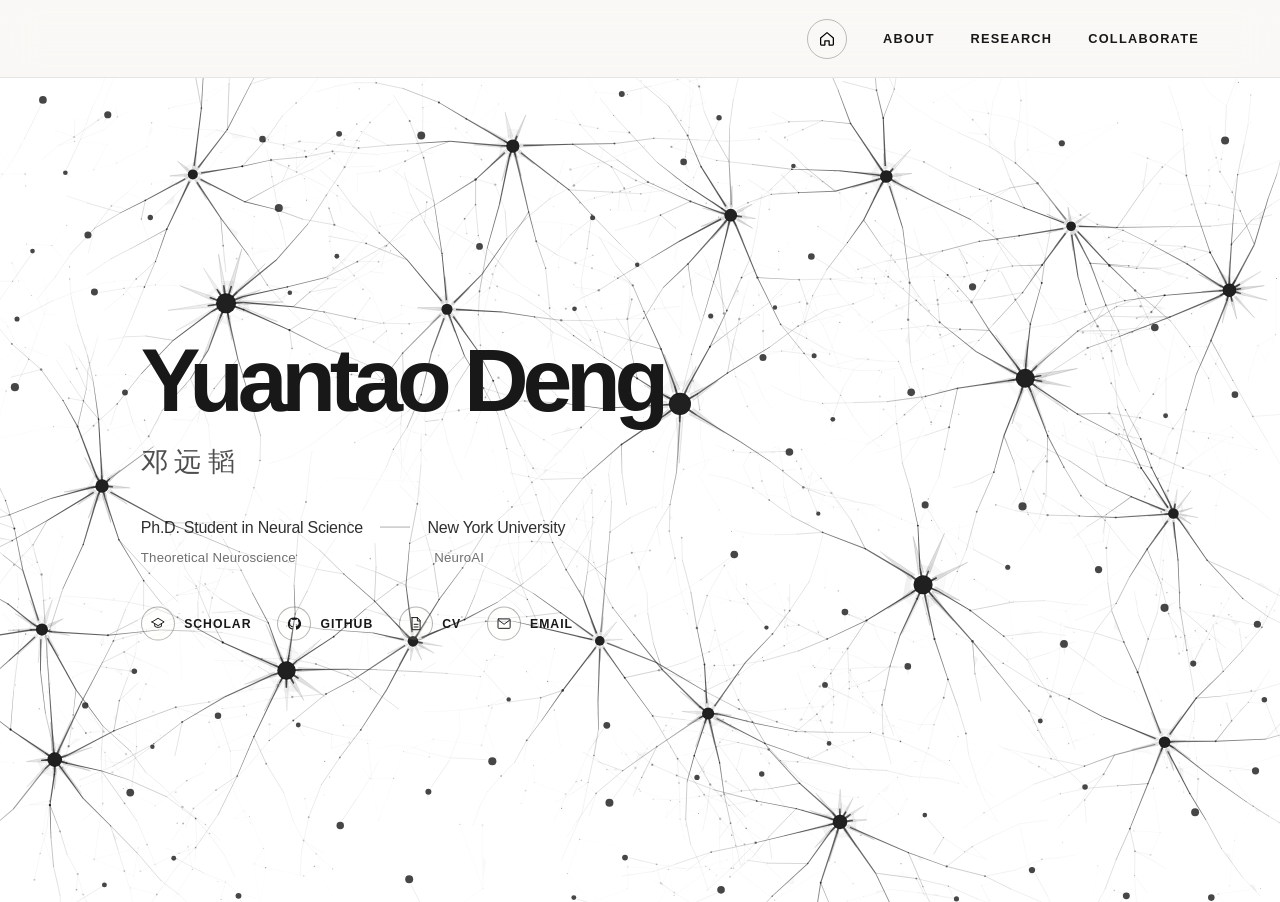
<file: docs/index.html>
<!DOCTYPE html>
<html xmlns="http://www.w3.org/1999/xhtml" lang="en" xml:lang="en"><head>

<meta charset="utf-8">
<meta name="generator" content="quarto-1.10.18">

<meta name="viewport" content="width=device-width, initial-scale=1.0, user-scalable=yes">

<meta name="description" content="The personal website of Yuantao Deng.">

<title>Yuantao Deng</title>
<style>
/* Default styles provided by pandoc.
** See https://pandoc.org/MANUAL.html#variables-for-html for config info.
*/
span.smallcaps{font-variant: small-caps;}
div.columns{display: flex; gap: 1.5em;}
div.column{flex: auto;}
@media screen {
div.columns{gap: min(4vw, 1.5em);}
div.column{overflow-x: auto;}
}
div.hanging-indent{margin-left: 1.5em; text-indent: -1.5em;}
ul.task-list{list-style: none;}
ul.task-list li input[type="checkbox"] {
  width: 0.8em;
  margin: 0 0.8em 0.2em -1em; /* quarto-specific, see https://github.com/quarto-dev/quarto-cli/issues/4556 */ 
  vertical-align: middle;
}
</style>


<script src="site_libs/quarto-nav/quarto-nav.js"></script>
<script src="site_libs/clipboard/clipboard.min.js"></script>
<script src="site_libs/quarto-html/quarto.js" type="module"></script>
<script src="site_libs/quarto-html/tabsets/tabsets.js" type="module"></script>
<script src="site_libs/quarto-html/popper.min.js"></script>
<script src="site_libs/quarto-html/tippy.umd.min.js"></script>
<script src="site_libs/quarto-html/anchor.min.js"></script>
<link href="site_libs/quarto-html/tippy.css" rel="stylesheet">
<link href="site_libs/quarto-html/quarto-syntax-highlighting-64a204ab8560d761af7679ceaba22944.css" rel="stylesheet" id="quarto-text-highlighting-styles">
<script src="site_libs/bootstrap/bootstrap.min.js"></script>
<link href="site_libs/bootstrap/bootstrap-icons.css" rel="stylesheet">
<link href="site_libs/bootstrap/bootstrap-172ba59bd5e0b52282274ba0c0cc16fc.min.css" rel="stylesheet" append-hash="true" id="quarto-bootstrap" data-mode="light">
<script id="quarto-search-options" type="application/json">{
  "language": {
    "search-no-results-text": "No results",
    "search-matching-documents-text": "matching documents",
    "search-copy-link-title": "Copy link to search",
    "search-hide-matches-text": "Hide additional matches",
    "search-more-match-text": "more match in this document",
    "search-more-matches-text": "more matches in this document",
    "search-clear-button-title": "Clear",
    "search-text-placeholder": "",
    "search-detached-cancel-button-title": "Cancel",
    "search-submit-button-title": "Submit",
    "search-label": "Search"
  }
}</script>
<style>html{ scroll-behavior: smooth; }</style>
<script defer="" src="https://cloud.umami.is/script.js" data-website-id="06179c90-f84c-49b0-8b2d-92173763c3ce" data-domains="yuantaodeng.github.io" data-do-not-track="true" data-exclude-search="true"></script>


<link rel="stylesheet" href="styles.css">
</head>

<body class="nav-fixed home-page quarto-light">

<div id="quarto-search-results"></div>
  <header id="quarto-header" class="headroom fixed-top">
    <nav class="navbar navbar-expand-lg " data-bs-theme="dark">
      <div class="navbar-container container-fluid">
      <div class="navbar-brand-container mx-auto">
    <a class="navbar-brand" href="./index.html">
    <span class="navbar-title">Home</span>
    </a>
  </div>
          <button class="navbar-toggler" type="button" data-bs-toggle="collapse" data-bs-target="#navbarCollapse" aria-controls="navbarCollapse" role="menu" aria-expanded="false" aria-label="Toggle navigation" onclick="if (window.quartoToggleHeadroom) { window.quartoToggleHeadroom(); }">
  <span class="navbar-toggler-icon"></span>
</button>
          <div class="collapse navbar-collapse" id="navbarCollapse">
            <ul class="navbar-nav navbar-nav-scroll ms-auto">
  <li class="nav-item">
    <a class="nav-link active" href="./index.html" aria-current="page"> <i class="bi bi-house" role="img" aria-label="Home">
</i> 
<span class="menu-text">Yuantao Deng</span></a>
  </li>  
  <li class="nav-item">
    <a class="nav-link" href="./about.html"> 
<span class="menu-text">About</span></a>
  </li>  
  <li class="nav-item">
    <a class="nav-link" href="./projects.html"> 
<span class="menu-text">Research</span></a>
  </li>  
  <li class="nav-item">
    <a class="nav-link" href="./contact.html"> 
<span class="menu-text">Collaborate</span></a>
  </li>  
</ul>
          </div> <!-- /navcollapse -->
            <div class="quarto-navbar-tools">
</div>
      </div> <!-- /container-fluid -->
    </nav>
</header>
<!-- content -->
<div id="quarto-content" class="quarto-container page-columns page-rows-contents page-layout-full page-navbar">
<!-- sidebar -->
<!-- margin-sidebar -->
    
<!-- main -->
<main class="content page-columns page-full column-body" id="quarto-document-content">

<header id="title-block-header" class="quarto-title-block default">
<div class="quarto-title">
<h1 class="title">Yuantao Deng</h1>
</div>

<div>
  <div class="description">
    The personal website of Yuantao Deng.
  </div>
</div>


<div class="quarto-title-meta column-body">

    
  
    
  </div>
  


</header>


<div class="home-stage column-screen">
<canvas id="neural-field" class="neural-field" aria-hidden="true"></canvas>

<div class="neural-vignette" aria-hidden="true"></div>
<div class="home-copy">
<h1 class="home-name">
  <span class="home-name__latin">Yuantao Deng</span>
  <span class="home-name__han" lang="zh-Hans">邓远韬</span>
</h1>

<div class="home-affiliation" aria-label="Academic affiliation">
  <span>Ph.D. Student in Neural Science</span>
  <span class="home-affiliation__divider" aria-hidden="true"></span>
  <span>New York University</span>
</div>

<p class="home-interests">
  <span class="home-interests__primary">Theoretical Neuroscience</span>
  <span class="home-interests__dot" aria-hidden="true">·</span>
  <span class="home-interests__secondary">NeuroAI</span>
</p>

<nav class="home-links" aria-label="Academic links">
  <a class="home-link" href="https://scholar.google.com/citations?user=LLRcPywAAAAJ&amp;hl=en" target="_blank" rel="noopener noreferrer" aria-label="Google Scholar">
    <span class="home-link__icon" aria-hidden="true">
      <svg viewbox="0 0 24 24" role="img">
        <path d="M3 9.5 12 4l9 5.5-9 5.5L3 9.5Z"></path>
        <path d="M7 12.2V16c2.7 2 7.3 2 10 0v-3.8"></path>
      </svg>
    </span>
    <span class="home-link__label">Scholar</span>
  </a>

  <a class="home-link home-link--github" href="https://github.com/YuantaoDeng" target="_blank" rel="noopener noreferrer" aria-label="GitHub">
    <span class="home-link__icon" aria-hidden="true">
      <svg viewbox="0 0 24 24" role="img">
        <path d="M12 2.8a9.3 9.3 0 0 0-2.9 18.1c.5.1.7-.2.7-.5v-1.8c-2.8.6-3.4-1.2-3.4-1.2-.5-1.2-1.1-1.5-1.1-1.5-.9-.6.1-.6.1-.6 1 0 1.6 1.1 1.6 1.1.9 1.6 2.4 1.1 2.9.9.1-.7.4-1.1.7-1.4-2.2-.3-4.6-1.1-4.6-4.9 0-1.1.4-2 1-2.7-.1-.3-.4-1.3.1-2.7 0 0 .8-.3 2.8 1a9.4 9.4 0 0 1 5 0c1.9-1.3 2.8-1 2.8-1 .5 1.4.2 2.4.1 2.7.7.7 1 1.6 1 2.7 0 3.8-2.3 4.6-4.6 4.9.4.3.7 1 .7 1.9v2.7c0 .3.2.6.7.5A9.3 9.3 0 0 0 12 2.8Z"></path>
      </svg>
    </span>
    <span class="home-link__label">GitHub</span>
  </a>

  <a class="home-link" href="assets/CV.pdf" target="_blank" rel="noopener noreferrer" aria-label="Curriculum Vitae">
    <span class="home-link__icon" aria-hidden="true">
      <svg viewbox="0 0 24 24" role="img">
        <path d="M6 3h8l4 4v14H6V3Z"></path>
        <path d="M14 3v5h4"></path>
        <path d="M9 13h6M9 17h6"></path>
      </svg>
    </span>
    <span class="home-link__label">CV</span>
  </a>

  <a class="home-link" href="mailto:yd3476@nyu.edu" aria-label="Email Yuantao Deng">
    <span class="home-link__icon" aria-hidden="true">
      <svg viewbox="0 0 24 24" role="img">
        <rect x="3" y="5" width="18" height="14" rx="1"></rect>
        <path d="m4 7 8 6 8-6"></path>
      </svg>
    </span>
    <span class="home-link__label">Email</span>
  </a>
</nav>
</div>
<script src="assets/neural-field.js"></script>
</div>



</main> <!-- /main -->
<script id="quarto-html-after-body" type="application/javascript">
  window.document.addEventListener("DOMContentLoaded", function (event) {
    const icon = "";
    const anchorJS = new window.AnchorJS();
    anchorJS.options = {
      placement: 'right',
      icon: icon
    };
    anchorJS.add('.anchored');
    const isCodeAnnotation = (el) => {
      for (const clz of el.classList) {
        if (clz.startsWith('code-annotation-')) {                     
          return true;
        }
      }
      return false;
    }
    const onCopySuccess = function(e) {
      // button target
      const button = e.trigger;
      // don't keep focus
      button.blur();
      // flash "checked"
      button.classList.add('code-copy-button-checked');
      var currentTitle = button.getAttribute("title");
      button.setAttribute("title", "Copied!");
      let tooltip;
      if (window.bootstrap) {
        button.setAttribute("data-bs-toggle", "tooltip");
        button.setAttribute("data-bs-placement", "left");
        button.setAttribute("data-bs-title", "Copied!");
        tooltip = new bootstrap.Tooltip(button, 
          { trigger: "manual", 
            customClass: "code-copy-button-tooltip",
            offset: [0, -8]});
        tooltip.show();    
      }
      setTimeout(function() {
        if (tooltip) {
          tooltip.hide();
          button.removeAttribute("data-bs-title");
          button.removeAttribute("data-bs-toggle");
          button.removeAttribute("data-bs-placement");
        }
        button.setAttribute("title", currentTitle);
        button.classList.remove('code-copy-button-checked');
      }, 1000);
      // clear code selection
      e.clearSelection();
    }
    const getTextToCopy = function(trigger) {
      const outerScaffold = trigger.parentElement.cloneNode(true);
      const codeEl = outerScaffold.querySelector('code');
      for (const childEl of codeEl.children) {
        if (isCodeAnnotation(childEl)) {
          childEl.remove();
        }
      }
      return codeEl.innerText;
    }
    const clipboard = new window.ClipboardJS('.code-copy-button:not([data-in-quarto-modal])', {
      text: getTextToCopy
    });
    clipboard.on('success', onCopySuccess);
    if (window.document.getElementById('quarto-embedded-source-code-modal')) {
      const clipboardModal = new window.ClipboardJS('.code-copy-button[data-in-quarto-modal]', {
        text: getTextToCopy,
        container: window.document.getElementById('quarto-embedded-source-code-modal')
      });
      clipboardModal.on('success', onCopySuccess);
    }
      var localhostRegex = new RegExp(/^(?:http|https):\/\/localhost\:?[0-9]*\//);
      var mailtoRegex = new RegExp(/^mailto:/);
        var filterRegex = new RegExp('/' + window.location.host + '/');
      var isInternal = (href) => {
          return filterRegex.test(href) || localhostRegex.test(href) || mailtoRegex.test(href);
      }
      // Inspect non-navigation links and adorn them if external
     var links = window.document.querySelectorAll('a[href]:not(.nav-link):not(.navbar-brand):not(.toc-action):not(.sidebar-link):not(.sidebar-item-toggle):not(.pagination-link):not(.no-external):not([aria-hidden]):not(.dropdown-item):not(.quarto-navigation-tool):not(.about-link)');
      for (var i=0; i<links.length; i++) {
        const link = links[i];
        if (!isInternal(link.href)) {
          // undo the damage that might have been done by quarto-nav.js in the case of
          // links that we want to consider external
          if (link.dataset.originalHref !== undefined) {
            link.href = link.dataset.originalHref;
          }
        }
      }
    function tippyHover(el, contentFn, onTriggerFn, onUntriggerFn) {
      const config = {
        allowHTML: true,
        maxWidth: 500,
        delay: 100,
        arrow: false,
        appendTo: function(el) {
            return el.parentElement;
        },
        interactive: true,
        interactiveBorder: 10,
        theme: 'quarto',
        placement: 'bottom-start',
      };
      if (contentFn) {
        config.content = contentFn;
      }
      if (onTriggerFn) {
        config.onTrigger = onTriggerFn;
      }
      if (onUntriggerFn) {
        config.onUntrigger = onUntriggerFn;
      }
      window.tippy(el, config); 
    }
    const noterefs = window.document.querySelectorAll('a[role="doc-noteref"]');
    for (var i=0; i<noterefs.length; i++) {
      const ref = noterefs[i];
      tippyHover(ref, function() {
        // use id or data attribute instead here
        let href = ref.getAttribute('data-footnote-href') || ref.getAttribute('href');
        try { href = new URL(href).hash; } catch {}
        const id = href.replace(/^#\/?/, "");
        const note = window.document.getElementById(id);
        if (note) {
          return note.innerHTML;
        } else {
          return "";
        }
      });
    }
    const xrefs = window.document.querySelectorAll('a.quarto-xref');
    const processXRef = (id, note) => {
      // Strip column container classes
      const stripColumnClz = (el) => {
        el.classList.remove("page-full", "page-columns");
        if (el.children) {
          for (const child of el.children) {
            stripColumnClz(child);
          }
        }
      }
      stripColumnClz(note)
      if (id === null || id.startsWith('sec-')) {
        // Special case sections, only their first couple elements
        const container = document.createElement("div");
        if (note.children && note.children.length > 2) {
          container.appendChild(note.children[0].cloneNode(true));
          for (let i = 1; i < note.children.length; i++) {
            const child = note.children[i];
            if (child.tagName === "P" && child.innerText === "") {
              continue;
            } else {
              container.appendChild(child.cloneNode(true));
              break;
            }
          }
          if (window.Quarto?.typesetMath) {
            window.Quarto.typesetMath(container);
          }
          return container.innerHTML
        } else {
          if (window.Quarto?.typesetMath) {
            window.Quarto.typesetMath(note);
          }
          return note.innerHTML;
        }
      } else {
        // Remove any anchor links if they are present
        const anchorLink = note.querySelector('a.anchorjs-link');
        if (anchorLink) {
          anchorLink.remove();
        }
        if (window.Quarto?.typesetMath) {
          window.Quarto.typesetMath(note);
        }
        if (note.classList.contains("callout")) {
          return note.outerHTML;
        } else {
          return note.innerHTML;
        }
      }
    }
    for (var i=0; i<xrefs.length; i++) {
      const xref = xrefs[i];
      tippyHover(xref, undefined, function(instance) {
        instance.disable();
        let url = xref.getAttribute('href');
        let hash = undefined; 
        if (url.startsWith('#')) {
          hash = url;
        } else {
          try { hash = new URL(url).hash; } catch {}
        }
        if (hash) {
          const id = hash.replace(/^#\/?/, "");
          const note = window.document.getElementById(id);
          if (note !== null) {
            try {
              const html = processXRef(id, note.cloneNode(true));
              instance.setContent(html);
            } finally {
              instance.enable();
              instance.show();
            }
          } else {
            // See if we can fetch this
            fetch(url.split('#')[0])
            .then(res => res.text())
            .then(html => {
              const parser = new DOMParser();
              const htmlDoc = parser.parseFromString(html, "text/html");
              const note = htmlDoc.getElementById(id);
              if (note !== null) {
                const html = processXRef(id, note);
                instance.setContent(html);
              } 
            }).finally(() => {
              instance.enable();
              instance.show();
            });
          }
        } else {
          // See if we can fetch a full url (with no hash to target)
          // This is a special case and we should probably do some content thinning / targeting
          fetch(url)
          .then(res => res.text())
          .then(html => {
            const parser = new DOMParser();
            const htmlDoc = parser.parseFromString(html, "text/html");
            const note = htmlDoc.querySelector('main.content');
            if (note !== null) {
              // This should only happen for chapter cross references
              // (since there is no id in the URL)
              // remove the first header
              if (note.children.length > 0 && note.children[0].tagName === "HEADER") {
                note.children[0].remove();
              }
              const html = processXRef(null, note);
              instance.setContent(html);
            } 
          }).finally(() => {
            instance.enable();
            instance.show();
          });
        }
      }, function(instance) {
      });
    }
        let selectedAnnoteEl;
        const selectorForAnnotation = ( cell, annotation) => {
          let cellAttr = 'data-code-cell="' + cell + '"';
          let lineAttr = 'data-code-annotation="' +  annotation + '"';
          const selector = 'span[' + cellAttr + '][' + lineAttr + ']';
          return selector;
        }
        const selectCodeLines = (annoteEl) => {
          const doc = window.document;
          const targetCell = annoteEl.getAttribute("data-target-cell");
          const targetAnnotation = annoteEl.getAttribute("data-target-annotation");
          const annoteSpan = window.document.querySelector(selectorForAnnotation(targetCell, targetAnnotation));
          const lines = annoteSpan.getAttribute("data-code-lines").split(",");
          const lineIds = lines.map((line) => {
            return targetCell + "-" + line;
          })
          let top = null;
          let height = null;
          let parent = null;
          if (lineIds.length > 0) {
              //compute the position of the single el (top and bottom and make a div)
              const el = window.document.getElementById(lineIds[0]);
              top = el.offsetTop;
              height = el.offsetHeight;
              parent = el.parentElement.parentElement;
            if (lineIds.length > 1) {
              const lastEl = window.document.getElementById(lineIds[lineIds.length - 1]);
              const bottom = lastEl.offsetTop + lastEl.offsetHeight;
              height = bottom - top;
            }
            if (top !== null && height !== null && parent !== null) {
              // cook up a div (if necessary) and position it 
              let div = window.document.getElementById("code-annotation-line-highlight");
              if (div === null) {
                div = window.document.createElement("div");
                div.setAttribute("id", "code-annotation-line-highlight");
                div.style.position = 'absolute';
                parent.appendChild(div);
              }
              div.style.top = top - 2 + "px";
              div.style.height = height + 4 + "px";
              div.style.left = 0;
              let gutterDiv = window.document.getElementById("code-annotation-line-highlight-gutter");
              if (gutterDiv === null) {
                gutterDiv = window.document.createElement("div");
                gutterDiv.setAttribute("id", "code-annotation-line-highlight-gutter");
                gutterDiv.style.position = 'absolute';
                const codeCell = window.document.getElementById(targetCell);
                const gutter = codeCell.querySelector('.code-annotation-gutter');
                gutter.appendChild(gutterDiv);
              }
              gutterDiv.style.top = top - 2 + "px";
              gutterDiv.style.height = height + 4 + "px";
            }
            selectedAnnoteEl = annoteEl;
          }
        };
        const unselectCodeLines = () => {
          const elementsIds = ["code-annotation-line-highlight", "code-annotation-line-highlight-gutter"];
          elementsIds.forEach((elId) => {
            const div = window.document.getElementById(elId);
            if (div) {
              div.remove();
            }
          });
          selectedAnnoteEl = undefined;
        };
          // Handle positioning of the toggle
      window.addEventListener(
        "resize",
        throttle(() => {
          elRect = undefined;
          if (selectedAnnoteEl) {
            selectCodeLines(selectedAnnoteEl);
          }
        }, 10)
      );
      function throttle(fn, ms) {
      let throttle = false;
      let timer;
        return (...args) => {
          if(!throttle) { // first call gets through
              fn.apply(this, args);
              throttle = true;
          } else { // all the others get throttled
              if(timer) clearTimeout(timer); // cancel #2
              timer = setTimeout(() => {
                fn.apply(this, args);
                timer = throttle = false;
              }, ms);
          }
        };
      }
        // Attach click handler to the DT
        const annoteDls = window.document.querySelectorAll('dt[data-target-cell]');
        for (const annoteDlNode of annoteDls) {
          annoteDlNode.addEventListener('click', (event) => {
            const clickedEl = event.target;
            if (clickedEl !== selectedAnnoteEl) {
              unselectCodeLines();
              const activeEl = window.document.querySelector('dt[data-target-cell].code-annotation-active');
              if (activeEl) {
                activeEl.classList.remove('code-annotation-active');
              }
              selectCodeLines(clickedEl);
              clickedEl.classList.add('code-annotation-active');
            } else {
              // Unselect the line
              unselectCodeLines();
              clickedEl.classList.remove('code-annotation-active');
            }
          });
        }
    const findCites = (el) => {
      const parentEl = el.parentElement;
      if (parentEl) {
        const cites = parentEl.dataset.cites;
        if (cites) {
          return {
            el,
            cites: cites.split(' ')
          };
        } else {
          return findCites(el.parentElement)
        }
      } else {
        return undefined;
      }
    };
    var bibliorefs = window.document.querySelectorAll('a[role="doc-biblioref"]');
    for (var i=0; i<bibliorefs.length; i++) {
      const ref = bibliorefs[i];
      const citeInfo = findCites(ref);
      if (citeInfo) {
        tippyHover(citeInfo.el, function() {
          var popup = window.document.createElement('div');
          citeInfo.cites.forEach(function(cite) {
            var citeDiv = window.document.createElement('div');
            citeDiv.classList.add('hanging-indent');
            citeDiv.classList.add('csl-entry');
            var biblioDiv = window.document.getElementById('ref-' + cite);
            if (biblioDiv) {
              citeDiv.innerHTML = biblioDiv.innerHTML;
            }
            popup.appendChild(citeDiv);
          });
          return popup.innerHTML;
        });
      }
    }
  });
  </script>
</div> <!-- /content -->




<script src="site_libs/quarto-html/zenscroll-min.js"></script>
</body></html>
</file>
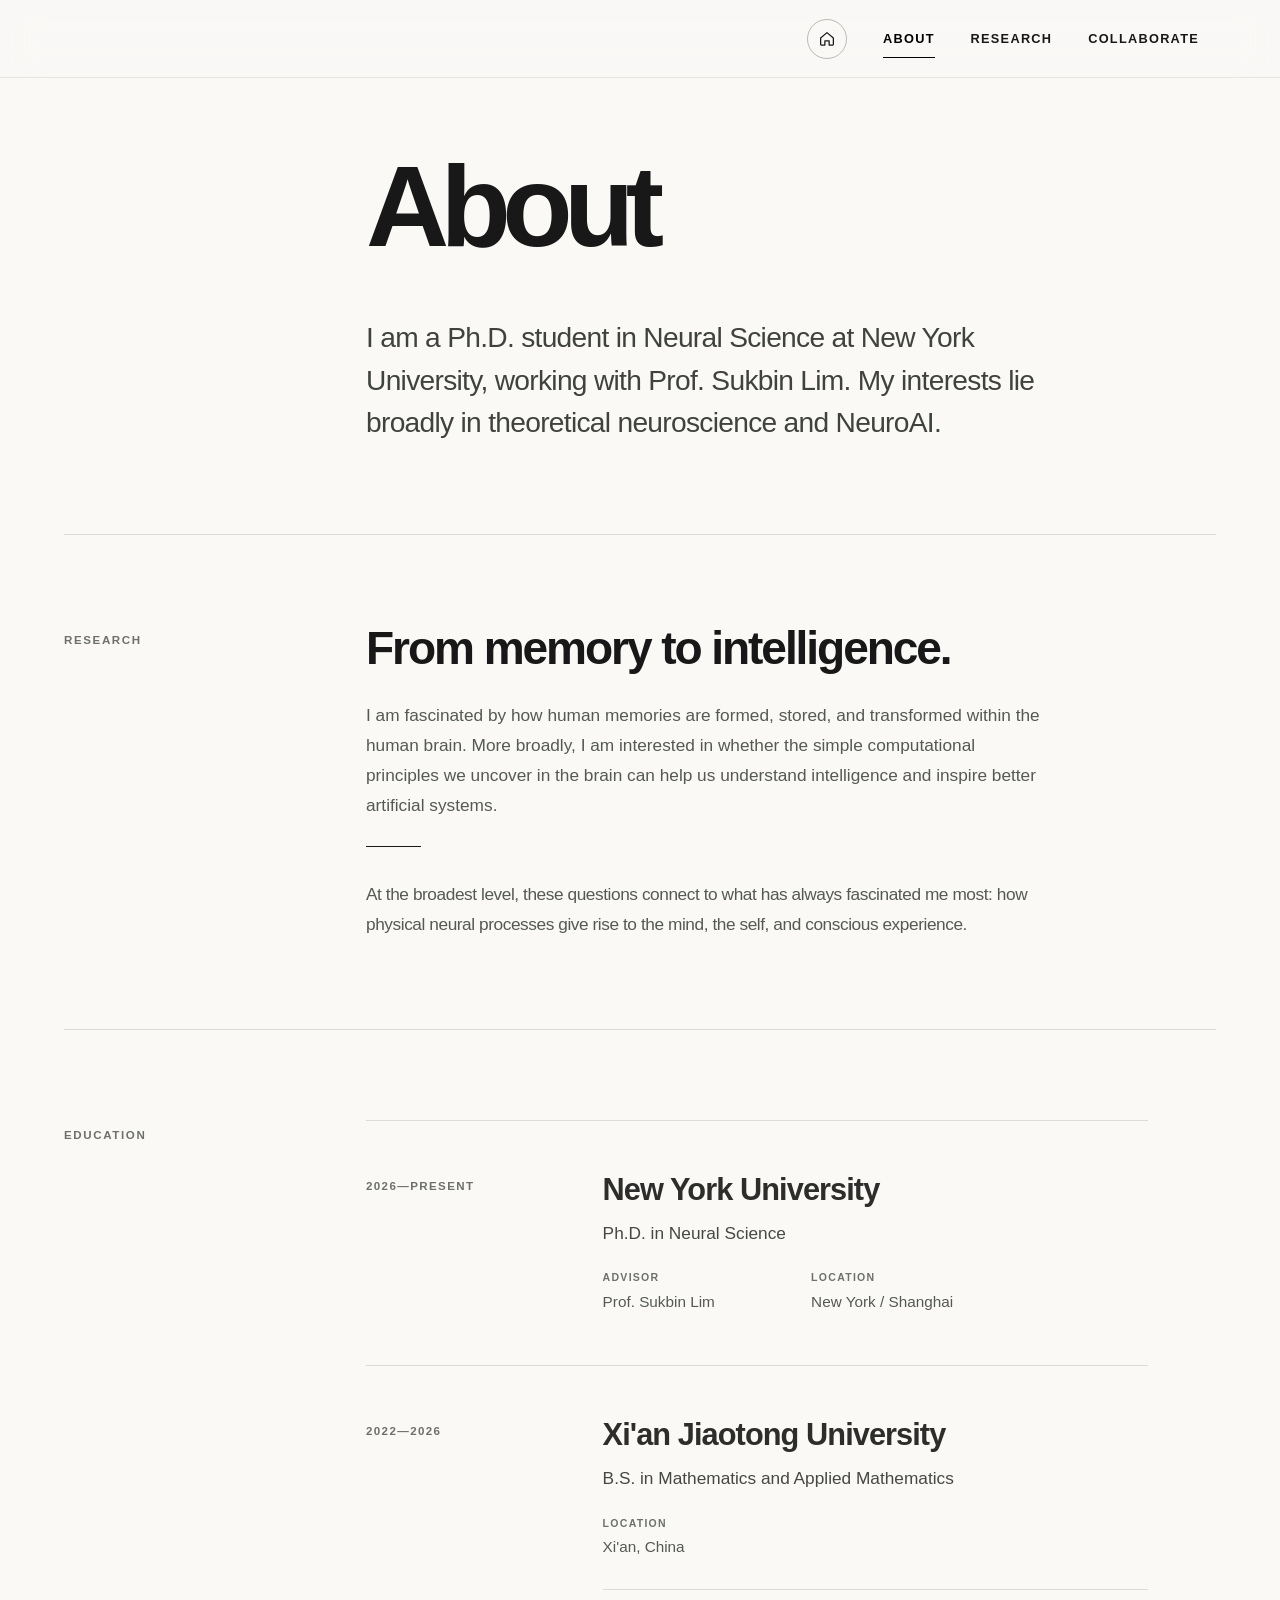
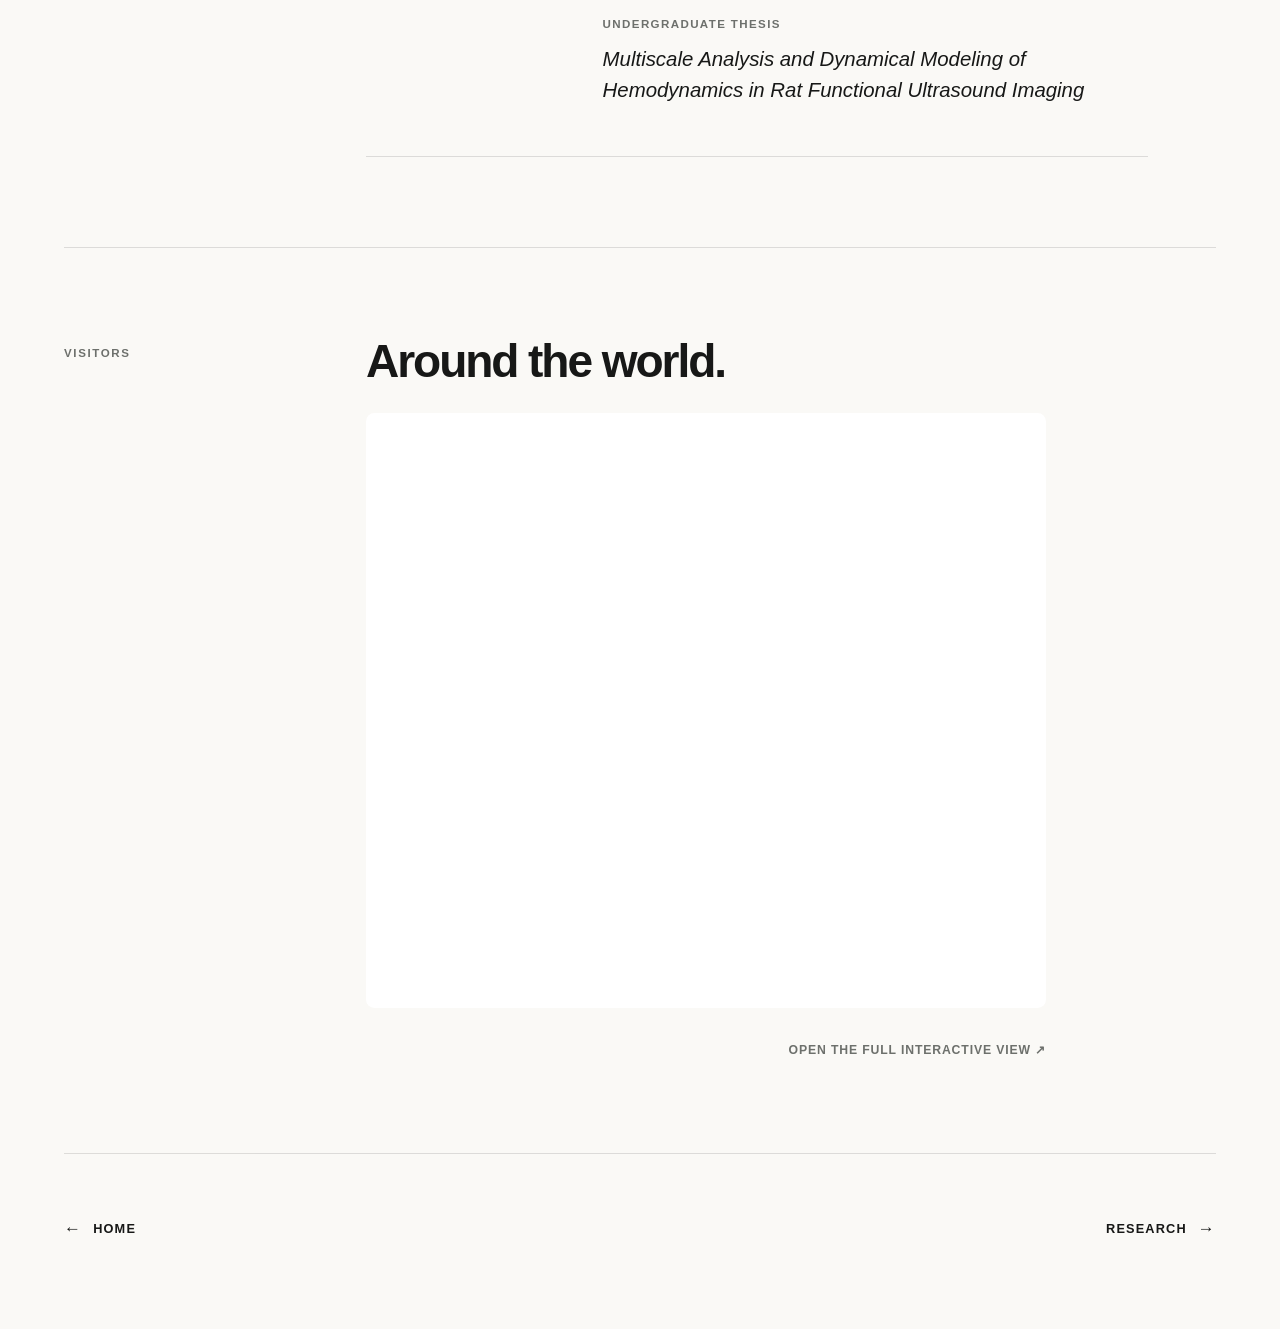
<file: docs/about.html>
<!DOCTYPE html>
<html xmlns="http://www.w3.org/1999/xhtml" lang="en" xml:lang="en"><head>

<meta charset="utf-8">
<meta name="generator" content="quarto-1.10.18">

<meta name="viewport" content="width=device-width, initial-scale=1.0, user-scalable=yes">

<meta name="description" content="About Yuantao Deng and this personal website.">

<title>About – Yuantao Deng</title>
<style>
/* Default styles provided by pandoc.
** See https://pandoc.org/MANUAL.html#variables-for-html for config info.
*/
span.smallcaps{font-variant: small-caps;}
div.columns{display: flex; gap: 1.5em;}
div.column{flex: auto;}
@media screen {
div.columns{gap: min(4vw, 1.5em);}
div.column{overflow-x: auto;}
}
div.hanging-indent{margin-left: 1.5em; text-indent: -1.5em;}
ul.task-list{list-style: none;}
ul.task-list li input[type="checkbox"] {
  width: 0.8em;
  margin: 0 0.8em 0.2em -1em; /* quarto-specific, see https://github.com/quarto-dev/quarto-cli/issues/4556 */ 
  vertical-align: middle;
}
</style>


<script src="site_libs/quarto-nav/quarto-nav.js"></script>
<script src="site_libs/clipboard/clipboard.min.js"></script>
<script src="site_libs/quarto-html/quarto.js" type="module"></script>
<script src="site_libs/quarto-html/tabsets/tabsets.js" type="module"></script>
<script src="site_libs/quarto-html/popper.min.js"></script>
<script src="site_libs/quarto-html/tippy.umd.min.js"></script>
<link href="site_libs/quarto-html/tippy.css" rel="stylesheet">
<link href="site_libs/quarto-html/quarto-syntax-highlighting-64a204ab8560d761af7679ceaba22944.css" rel="stylesheet" id="quarto-text-highlighting-styles">
<script src="site_libs/bootstrap/bootstrap.min.js"></script>
<link href="site_libs/bootstrap/bootstrap-icons.css" rel="stylesheet">
<link href="site_libs/bootstrap/bootstrap-172ba59bd5e0b52282274ba0c0cc16fc.min.css" rel="stylesheet" append-hash="true" id="quarto-bootstrap" data-mode="light">
<script id="quarto-search-options" type="application/json">{
  "language": {
    "search-no-results-text": "No results",
    "search-matching-documents-text": "matching documents",
    "search-copy-link-title": "Copy link to search",
    "search-hide-matches-text": "Hide additional matches",
    "search-more-match-text": "more match in this document",
    "search-more-matches-text": "more matches in this document",
    "search-clear-button-title": "Clear",
    "search-text-placeholder": "",
    "search-detached-cancel-button-title": "Cancel",
    "search-submit-button-title": "Submit",
    "search-label": "Search"
  }
}</script>
<style>html{ scroll-behavior: smooth; }</style>
<script defer="" src="https://cloud.umami.is/script.js" data-website-id="06179c90-f84c-49b0-8b2d-92173763c3ce" data-domains="yuantaodeng.github.io" data-do-not-track="true" data-exclude-search="true"></script>


<link rel="stylesheet" href="styles.css">
</head>

<body class="nav-fixed interior-page quarto-light">

<div id="quarto-search-results"></div>
  <header id="quarto-header" class="headroom fixed-top">
    <nav class="navbar navbar-expand-lg " data-bs-theme="dark">
      <div class="navbar-container container-fluid">
      <div class="navbar-brand-container mx-auto">
    <a class="navbar-brand" href="./index.html">
    <span class="navbar-title">Home</span>
    </a>
  </div>
          <button class="navbar-toggler" type="button" data-bs-toggle="collapse" data-bs-target="#navbarCollapse" aria-controls="navbarCollapse" role="menu" aria-expanded="false" aria-label="Toggle navigation" onclick="if (window.quartoToggleHeadroom) { window.quartoToggleHeadroom(); }">
  <span class="navbar-toggler-icon"></span>
</button>
          <div class="collapse navbar-collapse" id="navbarCollapse">
            <ul class="navbar-nav navbar-nav-scroll ms-auto">
  <li class="nav-item">
    <a class="nav-link" href="./index.html"> <i class="bi bi-house" role="img" aria-label="Home">
</i> 
<span class="menu-text">Yuantao Deng</span></a>
  </li>  
  <li class="nav-item">
    <a class="nav-link active" href="./about.html" aria-current="page"> 
<span class="menu-text">About</span></a>
  </li>  
  <li class="nav-item">
    <a class="nav-link" href="./projects.html"> 
<span class="menu-text">Research</span></a>
  </li>  
  <li class="nav-item">
    <a class="nav-link" href="./contact.html"> 
<span class="menu-text">Collaborate</span></a>
  </li>  
</ul>
          </div> <!-- /navcollapse -->
            <div class="quarto-navbar-tools">
</div>
      </div> <!-- /container-fluid -->
    </nav>
</header>
<!-- content -->
<div id="quarto-content" class="quarto-container page-columns page-rows-contents page-layout-full page-navbar">
<!-- sidebar -->
<!-- margin-sidebar -->
    
<!-- main -->
<main class="content column-page" id="quarto-document-content">

<header id="title-block-header" class="quarto-title-block default">
<div class="quarto-title">
<h1 class="title">About</h1>
</div>

<div>
  <div class="description">
    About Yuantao Deng and this personal website.
  </div>
</div>


<div class="quarto-title-meta column-page">

    
  
    
  </div>
  


</header>


<div class="page-shell">
  <header class="page-intro">
    <h1>About</h1>
    <p class="page-lede">
      I am a Ph.D. student in Neural Science at New York University, working
      with Prof. Sukbin Lim. My interests lie broadly in theoretical
      neuroscience and NeuroAI.
    </p>
  </header>

  <section class="page-section about-research" aria-labelledby="research-heading">
    <p class="page-section__label">Research</p>
    <div class="page-section__body about-narrative">
      <h2 id="research-heading">From memory to intelligence.</h2>
      <p class="about-narrative__lead">
        I am fascinated by how human memories are formed, stored, and
        transformed within the human brain. More broadly, I am interested in
        whether the simple computational principles we uncover in the brain
        can help us understand intelligence and inspire better artificial
        systems.
      </p>
      <p class="about-narrative__question">
        At the broadest level, these questions connect to what has always
        fascinated me most: how physical neural processes give rise to the
        mind, the self, and conscious experience.
      </p>
    </div>
  </section>

  <section class="page-section about-education" aria-labelledby="education-heading">
    <p class="page-section__label" id="education-heading">Education</p>
    <div class="page-section__body">
      <div class="education-list">
        <article class="education-item">
          <p class="education-item__period">2026—Present</p>
          <div class="education-item__details">
            <h3>New York University</h3>
            <p class="education-item__degree">Ph.D. in Neural Science</p>
            <dl class="education-item__meta">
              <div>
                <dt>Advisor</dt>
                <dd>Prof. Sukbin Lim</dd>
              </div>
              <div>
                <dt>Location</dt>
                <dd>New York / Shanghai</dd>
              </div>
            </dl>
          </div>
        </article>

        <article class="education-item">
          <p class="education-item__period">2022—2026</p>
          <div class="education-item__details">
            <h3>Xi'an Jiaotong University</h3>
            <p class="education-item__degree">
              B.S. in Mathematics and Applied Mathematics
            </p>
            <dl class="education-item__meta">
              <div>
                <dt>Location</dt>
                <dd>Xi'an, China</dd>
              </div>
            </dl>

            <div class="education-item__thesis">
              <p class="education-item__thesis-label">Undergraduate Thesis</p>
              <p class="education-item__thesis-title">
                <em>Multiscale Analysis and Dynamical Modeling of Hemodynamics
                in Rat Functional Ultrasound Imaging</em>
              </p>
            </div>
          </div>
        </article>
      </div>
    </div>
  </section>

  <section class="page-section visitor-section" aria-labelledby="visitor-heading">
    <p class="page-section__label">Visitors</p>
    <div class="page-section__body visitor-section__body">
      <h2 id="visitor-heading">Around the world.</h2>
      <div class="visitor-dashboard">
        <iframe src="https://cloud.umami.is/analytics/us/share/y5k2hqP8hmwb8IVI?date=range%3A1788220800000%3A4102444800000%3Aall" title="Website visitors and geographic distribution" loading="lazy" referrerpolicy="strict-origin-when-cross-origin" tabindex="-1"></iframe>
      </div>
      <p class="visitor-dashboard__footer">
        <a href="https://cloud.umami.is/analytics/us/share/y5k2hqP8hmwb8IVI?date=range%3A1788220800000%3A4102444800000%3Aall" target="_blank" rel="noopener noreferrer">Open the full interactive view <span aria-hidden="true">↗</span></a>
      </p>
    </div>
  </section>

  <nav class="page-trail" aria-label="Page navigation">
    <a href="index.html"><span aria-hidden="true">←</span> Home</a>
    <a href="projects.html">Research <span aria-hidden="true">→</span></a>
  </nav>
</div>



</main> <!-- /main -->
<script id="quarto-html-after-body" type="application/javascript">
  window.document.addEventListener("DOMContentLoaded", function (event) {
    const isCodeAnnotation = (el) => {
      for (const clz of el.classList) {
        if (clz.startsWith('code-annotation-')) {                     
          return true;
        }
      }
      return false;
    }
    const onCopySuccess = function(e) {
      // button target
      const button = e.trigger;
      // don't keep focus
      button.blur();
      // flash "checked"
      button.classList.add('code-copy-button-checked');
      var currentTitle = button.getAttribute("title");
      button.setAttribute("title", "Copied!");
      let tooltip;
      if (window.bootstrap) {
        button.setAttribute("data-bs-toggle", "tooltip");
        button.setAttribute("data-bs-placement", "left");
        button.setAttribute("data-bs-title", "Copied!");
        tooltip = new bootstrap.Tooltip(button, 
          { trigger: "manual", 
            customClass: "code-copy-button-tooltip",
            offset: [0, -8]});
        tooltip.show();    
      }
      setTimeout(function() {
        if (tooltip) {
          tooltip.hide();
          button.removeAttribute("data-bs-title");
          button.removeAttribute("data-bs-toggle");
          button.removeAttribute("data-bs-placement");
        }
        button.setAttribute("title", currentTitle);
        button.classList.remove('code-copy-button-checked');
      }, 1000);
      // clear code selection
      e.clearSelection();
    }
    const getTextToCopy = function(trigger) {
      const outerScaffold = trigger.parentElement.cloneNode(true);
      const codeEl = outerScaffold.querySelector('code');
      for (const childEl of codeEl.children) {
        if (isCodeAnnotation(childEl)) {
          childEl.remove();
        }
      }
      return codeEl.innerText;
    }
    const clipboard = new window.ClipboardJS('.code-copy-button:not([data-in-quarto-modal])', {
      text: getTextToCopy
    });
    clipboard.on('success', onCopySuccess);
    if (window.document.getElementById('quarto-embedded-source-code-modal')) {
      const clipboardModal = new window.ClipboardJS('.code-copy-button[data-in-quarto-modal]', {
        text: getTextToCopy,
        container: window.document.getElementById('quarto-embedded-source-code-modal')
      });
      clipboardModal.on('success', onCopySuccess);
    }
      var localhostRegex = new RegExp(/^(?:http|https):\/\/localhost\:?[0-9]*\//);
      var mailtoRegex = new RegExp(/^mailto:/);
        var filterRegex = new RegExp('/' + window.location.host + '/');
      var isInternal = (href) => {
          return filterRegex.test(href) || localhostRegex.test(href) || mailtoRegex.test(href);
      }
      // Inspect non-navigation links and adorn them if external
     var links = window.document.querySelectorAll('a[href]:not(.nav-link):not(.navbar-brand):not(.toc-action):not(.sidebar-link):not(.sidebar-item-toggle):not(.pagination-link):not(.no-external):not([aria-hidden]):not(.dropdown-item):not(.quarto-navigation-tool):not(.about-link)');
      for (var i=0; i<links.length; i++) {
        const link = links[i];
        if (!isInternal(link.href)) {
          // undo the damage that might have been done by quarto-nav.js in the case of
          // links that we want to consider external
          if (link.dataset.originalHref !== undefined) {
            link.href = link.dataset.originalHref;
          }
        }
      }
    function tippyHover(el, contentFn, onTriggerFn, onUntriggerFn) {
      const config = {
        allowHTML: true,
        maxWidth: 500,
        delay: 100,
        arrow: false,
        appendTo: function(el) {
            return el.parentElement;
        },
        interactive: true,
        interactiveBorder: 10,
        theme: 'quarto',
        placement: 'bottom-start',
      };
      if (contentFn) {
        config.content = contentFn;
      }
      if (onTriggerFn) {
        config.onTrigger = onTriggerFn;
      }
      if (onUntriggerFn) {
        config.onUntrigger = onUntriggerFn;
      }
      window.tippy(el, config); 
    }
    const noterefs = window.document.querySelectorAll('a[role="doc-noteref"]');
    for (var i=0; i<noterefs.length; i++) {
      const ref = noterefs[i];
      tippyHover(ref, function() {
        // use id or data attribute instead here
        let href = ref.getAttribute('data-footnote-href') || ref.getAttribute('href');
        try { href = new URL(href).hash; } catch {}
        const id = href.replace(/^#\/?/, "");
        const note = window.document.getElementById(id);
        if (note) {
          return note.innerHTML;
        } else {
          return "";
        }
      });
    }
    const xrefs = window.document.querySelectorAll('a.quarto-xref');
    const processXRef = (id, note) => {
      // Strip column container classes
      const stripColumnClz = (el) => {
        el.classList.remove("page-full", "page-columns");
        if (el.children) {
          for (const child of el.children) {
            stripColumnClz(child);
          }
        }
      }
      stripColumnClz(note)
      if (id === null || id.startsWith('sec-')) {
        // Special case sections, only their first couple elements
        const container = document.createElement("div");
        if (note.children && note.children.length > 2) {
          container.appendChild(note.children[0].cloneNode(true));
          for (let i = 1; i < note.children.length; i++) {
            const child = note.children[i];
            if (child.tagName === "P" && child.innerText === "") {
              continue;
            } else {
              container.appendChild(child.cloneNode(true));
              break;
            }
          }
          if (window.Quarto?.typesetMath) {
            window.Quarto.typesetMath(container);
          }
          return container.innerHTML
        } else {
          if (window.Quarto?.typesetMath) {
            window.Quarto.typesetMath(note);
          }
          return note.innerHTML;
        }
      } else {
        // Remove any anchor links if they are present
        const anchorLink = note.querySelector('a.anchorjs-link');
        if (anchorLink) {
          anchorLink.remove();
        }
        if (window.Quarto?.typesetMath) {
          window.Quarto.typesetMath(note);
        }
        if (note.classList.contains("callout")) {
          return note.outerHTML;
        } else {
          return note.innerHTML;
        }
      }
    }
    for (var i=0; i<xrefs.length; i++) {
      const xref = xrefs[i];
      tippyHover(xref, undefined, function(instance) {
        instance.disable();
        let url = xref.getAttribute('href');
        let hash = undefined; 
        if (url.startsWith('#')) {
          hash = url;
        } else {
          try { hash = new URL(url).hash; } catch {}
        }
        if (hash) {
          const id = hash.replace(/^#\/?/, "");
          const note = window.document.getElementById(id);
          if (note !== null) {
            try {
              const html = processXRef(id, note.cloneNode(true));
              instance.setContent(html);
            } finally {
              instance.enable();
              instance.show();
            }
          } else {
            // See if we can fetch this
            fetch(url.split('#')[0])
            .then(res => res.text())
            .then(html => {
              const parser = new DOMParser();
              const htmlDoc = parser.parseFromString(html, "text/html");
              const note = htmlDoc.getElementById(id);
              if (note !== null) {
                const html = processXRef(id, note);
                instance.setContent(html);
              } 
            }).finally(() => {
              instance.enable();
              instance.show();
            });
          }
        } else {
          // See if we can fetch a full url (with no hash to target)
          // This is a special case and we should probably do some content thinning / targeting
          fetch(url)
          .then(res => res.text())
          .then(html => {
            const parser = new DOMParser();
            const htmlDoc = parser.parseFromString(html, "text/html");
            const note = htmlDoc.querySelector('main.content');
            if (note !== null) {
              // This should only happen for chapter cross references
              // (since there is no id in the URL)
              // remove the first header
              if (note.children.length > 0 && note.children[0].tagName === "HEADER") {
                note.children[0].remove();
              }
              const html = processXRef(null, note);
              instance.setContent(html);
            } 
          }).finally(() => {
            instance.enable();
            instance.show();
          });
        }
      }, function(instance) {
      });
    }
        let selectedAnnoteEl;
        const selectorForAnnotation = ( cell, annotation) => {
          let cellAttr = 'data-code-cell="' + cell + '"';
          let lineAttr = 'data-code-annotation="' +  annotation + '"';
          const selector = 'span[' + cellAttr + '][' + lineAttr + ']';
          return selector;
        }
        const selectCodeLines = (annoteEl) => {
          const doc = window.document;
          const targetCell = annoteEl.getAttribute("data-target-cell");
          const targetAnnotation = annoteEl.getAttribute("data-target-annotation");
          const annoteSpan = window.document.querySelector(selectorForAnnotation(targetCell, targetAnnotation));
          const lines = annoteSpan.getAttribute("data-code-lines").split(",");
          const lineIds = lines.map((line) => {
            return targetCell + "-" + line;
          })
          let top = null;
          let height = null;
          let parent = null;
          if (lineIds.length > 0) {
              //compute the position of the single el (top and bottom and make a div)
              const el = window.document.getElementById(lineIds[0]);
              top = el.offsetTop;
              height = el.offsetHeight;
              parent = el.parentElement.parentElement;
            if (lineIds.length > 1) {
              const lastEl = window.document.getElementById(lineIds[lineIds.length - 1]);
              const bottom = lastEl.offsetTop + lastEl.offsetHeight;
              height = bottom - top;
            }
            if (top !== null && height !== null && parent !== null) {
              // cook up a div (if necessary) and position it 
              let div = window.document.getElementById("code-annotation-line-highlight");
              if (div === null) {
                div = window.document.createElement("div");
                div.setAttribute("id", "code-annotation-line-highlight");
                div.style.position = 'absolute';
                parent.appendChild(div);
              }
              div.style.top = top - 2 + "px";
              div.style.height = height + 4 + "px";
              div.style.left = 0;
              let gutterDiv = window.document.getElementById("code-annotation-line-highlight-gutter");
              if (gutterDiv === null) {
                gutterDiv = window.document.createElement("div");
                gutterDiv.setAttribute("id", "code-annotation-line-highlight-gutter");
                gutterDiv.style.position = 'absolute';
                const codeCell = window.document.getElementById(targetCell);
                const gutter = codeCell.querySelector('.code-annotation-gutter');
                gutter.appendChild(gutterDiv);
              }
              gutterDiv.style.top = top - 2 + "px";
              gutterDiv.style.height = height + 4 + "px";
            }
            selectedAnnoteEl = annoteEl;
          }
        };
        const unselectCodeLines = () => {
          const elementsIds = ["code-annotation-line-highlight", "code-annotation-line-highlight-gutter"];
          elementsIds.forEach((elId) => {
            const div = window.document.getElementById(elId);
            if (div) {
              div.remove();
            }
          });
          selectedAnnoteEl = undefined;
        };
          // Handle positioning of the toggle
      window.addEventListener(
        "resize",
        throttle(() => {
          elRect = undefined;
          if (selectedAnnoteEl) {
            selectCodeLines(selectedAnnoteEl);
          }
        }, 10)
      );
      function throttle(fn, ms) {
      let throttle = false;
      let timer;
        return (...args) => {
          if(!throttle) { // first call gets through
              fn.apply(this, args);
              throttle = true;
          } else { // all the others get throttled
              if(timer) clearTimeout(timer); // cancel #2
              timer = setTimeout(() => {
                fn.apply(this, args);
                timer = throttle = false;
              }, ms);
          }
        };
      }
        // Attach click handler to the DT
        const annoteDls = window.document.querySelectorAll('dt[data-target-cell]');
        for (const annoteDlNode of annoteDls) {
          annoteDlNode.addEventListener('click', (event) => {
            const clickedEl = event.target;
            if (clickedEl !== selectedAnnoteEl) {
              unselectCodeLines();
              const activeEl = window.document.querySelector('dt[data-target-cell].code-annotation-active');
              if (activeEl) {
                activeEl.classList.remove('code-annotation-active');
              }
              selectCodeLines(clickedEl);
              clickedEl.classList.add('code-annotation-active');
            } else {
              // Unselect the line
              unselectCodeLines();
              clickedEl.classList.remove('code-annotation-active');
            }
          });
        }
    const findCites = (el) => {
      const parentEl = el.parentElement;
      if (parentEl) {
        const cites = parentEl.dataset.cites;
        if (cites) {
          return {
            el,
            cites: cites.split(' ')
          };
        } else {
          return findCites(el.parentElement)
        }
      } else {
        return undefined;
      }
    };
    var bibliorefs = window.document.querySelectorAll('a[role="doc-biblioref"]');
    for (var i=0; i<bibliorefs.length; i++) {
      const ref = bibliorefs[i];
      const citeInfo = findCites(ref);
      if (citeInfo) {
        tippyHover(citeInfo.el, function() {
          var popup = window.document.createElement('div');
          citeInfo.cites.forEach(function(cite) {
            var citeDiv = window.document.createElement('div');
            citeDiv.classList.add('hanging-indent');
            citeDiv.classList.add('csl-entry');
            var biblioDiv = window.document.getElementById('ref-' + cite);
            if (biblioDiv) {
              citeDiv.innerHTML = biblioDiv.innerHTML;
            }
            popup.appendChild(citeDiv);
          });
          return popup.innerHTML;
        });
      }
    }
  });
  </script>
</div> <!-- /content -->




<script src="site_libs/quarto-html/zenscroll-min.js"></script>
</body></html>
</file>
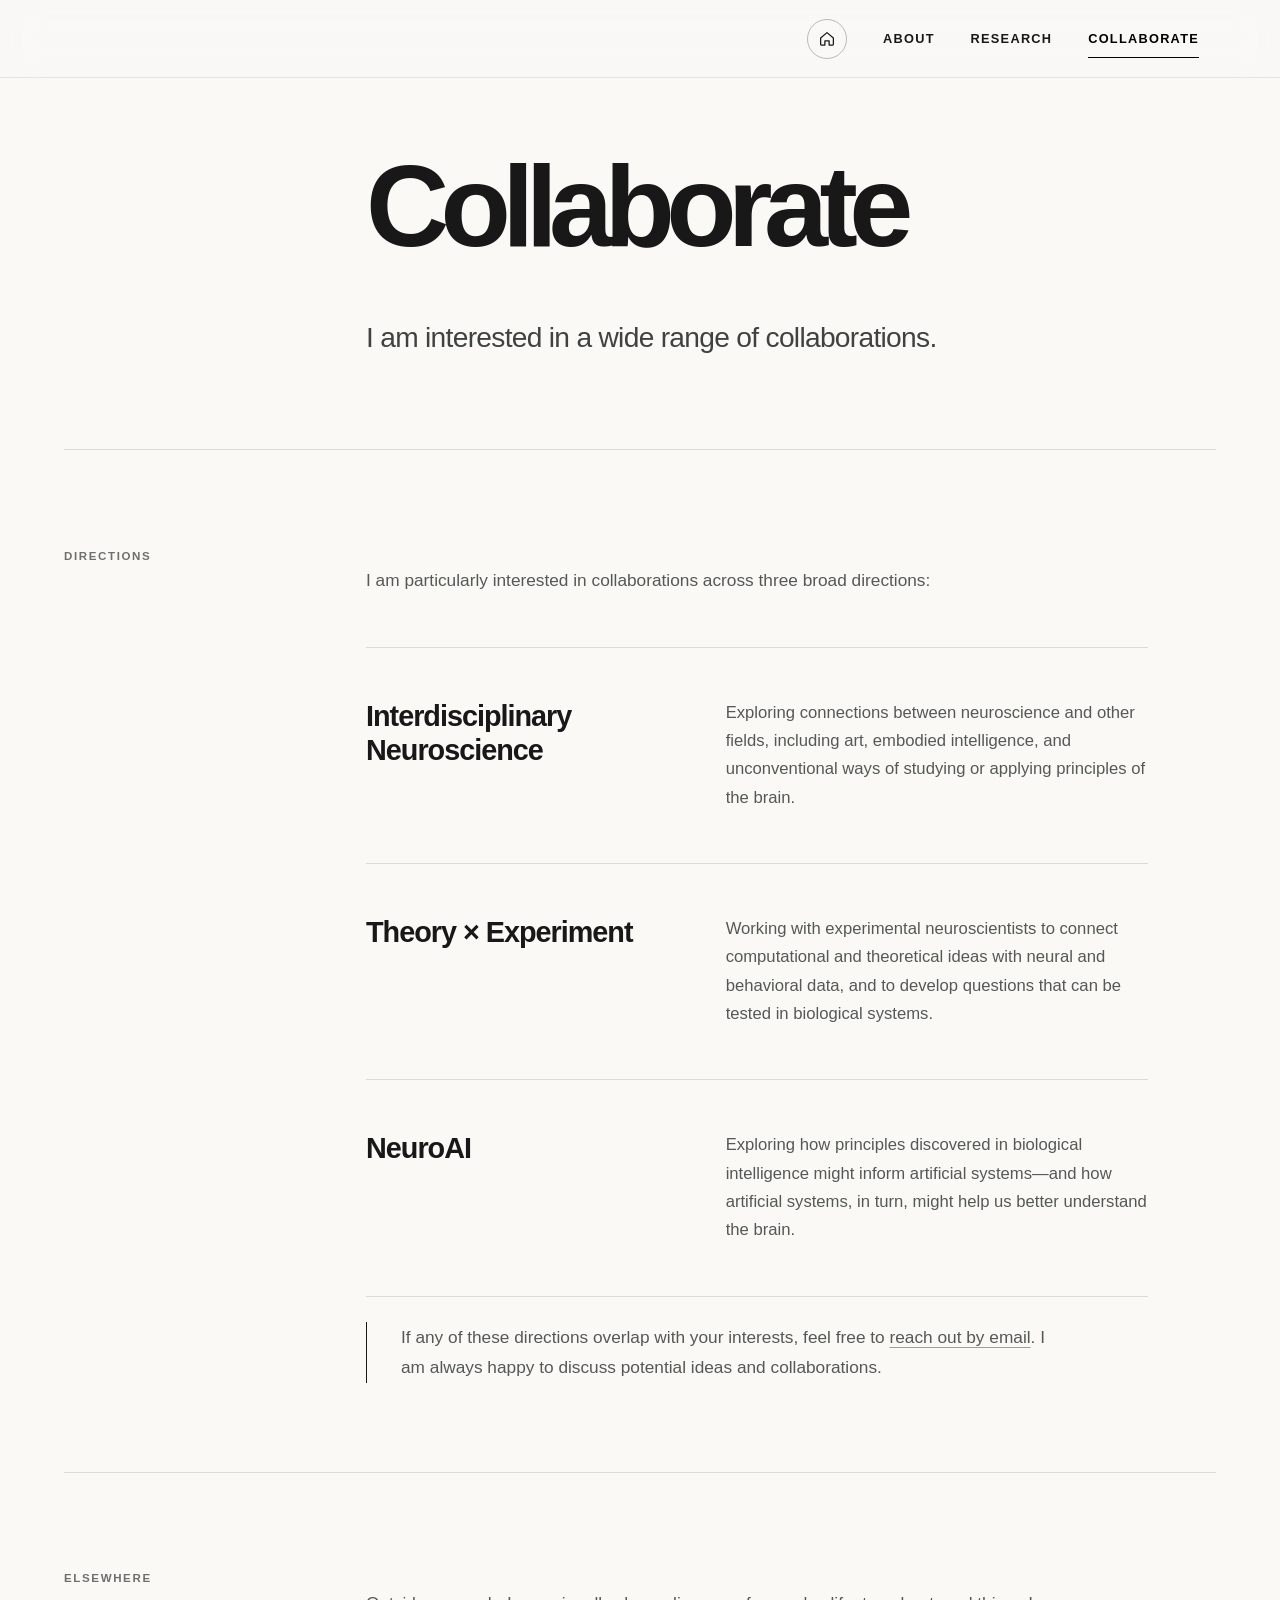
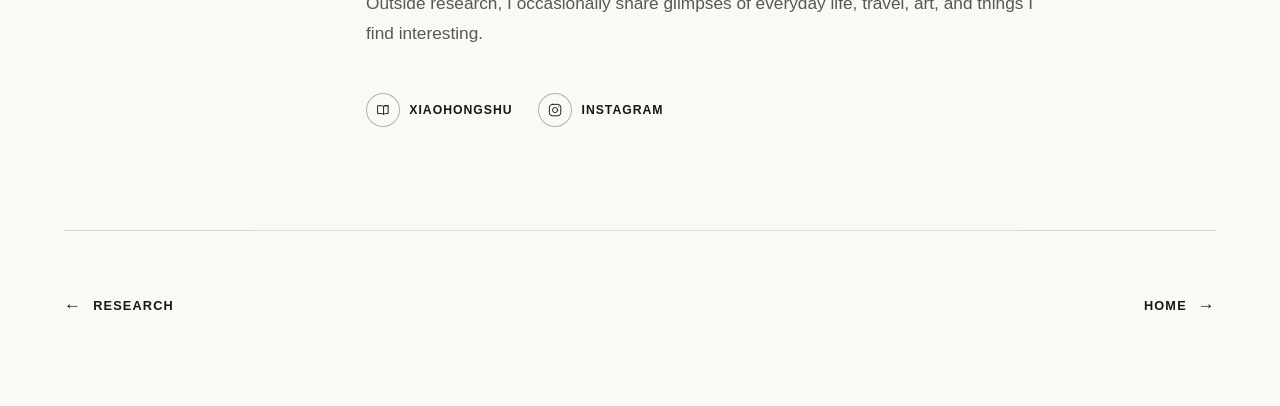
<file: docs/contact.html>
<!DOCTYPE html>
<html xmlns="http://www.w3.org/1999/xhtml" lang="en" xml:lang="en"><head>

<meta charset="utf-8">
<meta name="generator" content="quarto-1.10.18">

<meta name="viewport" content="width=device-width, initial-scale=1.0, user-scalable=yes">

<meta name="description" content="Contact Yuantao Deng.">

<title>Contact – Yuantao Deng</title>
<style>
/* Default styles provided by pandoc.
** See https://pandoc.org/MANUAL.html#variables-for-html for config info.
*/
span.smallcaps{font-variant: small-caps;}
div.columns{display: flex; gap: 1.5em;}
div.column{flex: auto;}
@media screen {
div.columns{gap: min(4vw, 1.5em);}
div.column{overflow-x: auto;}
}
div.hanging-indent{margin-left: 1.5em; text-indent: -1.5em;}
ul.task-list{list-style: none;}
ul.task-list li input[type="checkbox"] {
  width: 0.8em;
  margin: 0 0.8em 0.2em -1em; /* quarto-specific, see https://github.com/quarto-dev/quarto-cli/issues/4556 */ 
  vertical-align: middle;
}
</style>


<script src="site_libs/quarto-nav/quarto-nav.js"></script>
<script src="site_libs/clipboard/clipboard.min.js"></script>
<script src="site_libs/quarto-html/quarto.js" type="module"></script>
<script src="site_libs/quarto-html/tabsets/tabsets.js" type="module"></script>
<script src="site_libs/quarto-html/popper.min.js"></script>
<script src="site_libs/quarto-html/tippy.umd.min.js"></script>
<link href="site_libs/quarto-html/tippy.css" rel="stylesheet">
<link href="site_libs/quarto-html/quarto-syntax-highlighting-64a204ab8560d761af7679ceaba22944.css" rel="stylesheet" id="quarto-text-highlighting-styles">
<script src="site_libs/bootstrap/bootstrap.min.js"></script>
<link href="site_libs/bootstrap/bootstrap-icons.css" rel="stylesheet">
<link href="site_libs/bootstrap/bootstrap-172ba59bd5e0b52282274ba0c0cc16fc.min.css" rel="stylesheet" append-hash="true" id="quarto-bootstrap" data-mode="light">
<script id="quarto-search-options" type="application/json">{
  "language": {
    "search-no-results-text": "No results",
    "search-matching-documents-text": "matching documents",
    "search-copy-link-title": "Copy link to search",
    "search-hide-matches-text": "Hide additional matches",
    "search-more-match-text": "more match in this document",
    "search-more-matches-text": "more matches in this document",
    "search-clear-button-title": "Clear",
    "search-text-placeholder": "",
    "search-detached-cancel-button-title": "Cancel",
    "search-submit-button-title": "Submit",
    "search-label": "Search"
  }
}</script>
<style>html{ scroll-behavior: smooth; }</style>
<script defer="" src="https://cloud.umami.is/script.js" data-website-id="06179c90-f84c-49b0-8b2d-92173763c3ce" data-domains="yuantaodeng.github.io" data-do-not-track="true" data-exclude-search="true"></script>


<link rel="stylesheet" href="styles.css">
</head>

<body class="nav-fixed interior-page quarto-light">

<div id="quarto-search-results"></div>
  <header id="quarto-header" class="headroom fixed-top">
    <nav class="navbar navbar-expand-lg " data-bs-theme="dark">
      <div class="navbar-container container-fluid">
      <div class="navbar-brand-container mx-auto">
    <a class="navbar-brand" href="./index.html">
    <span class="navbar-title">Home</span>
    </a>
  </div>
          <button class="navbar-toggler" type="button" data-bs-toggle="collapse" data-bs-target="#navbarCollapse" aria-controls="navbarCollapse" role="menu" aria-expanded="false" aria-label="Toggle navigation" onclick="if (window.quartoToggleHeadroom) { window.quartoToggleHeadroom(); }">
  <span class="navbar-toggler-icon"></span>
</button>
          <div class="collapse navbar-collapse" id="navbarCollapse">
            <ul class="navbar-nav navbar-nav-scroll ms-auto">
  <li class="nav-item">
    <a class="nav-link" href="./index.html"> <i class="bi bi-house" role="img" aria-label="Home">
</i> 
<span class="menu-text">Yuantao Deng</span></a>
  </li>  
  <li class="nav-item">
    <a class="nav-link" href="./about.html"> 
<span class="menu-text">About</span></a>
  </li>  
  <li class="nav-item">
    <a class="nav-link" href="./projects.html"> 
<span class="menu-text">Research</span></a>
  </li>  
  <li class="nav-item">
    <a class="nav-link active" href="./contact.html" aria-current="page"> 
<span class="menu-text">Collaborate</span></a>
  </li>  
</ul>
          </div> <!-- /navcollapse -->
            <div class="quarto-navbar-tools">
</div>
      </div> <!-- /container-fluid -->
    </nav>
</header>
<!-- content -->
<div id="quarto-content" class="quarto-container page-columns page-rows-contents page-layout-full page-navbar">
<!-- sidebar -->
<!-- margin-sidebar -->
    
<!-- main -->
<main class="content column-page" id="quarto-document-content">

<header id="title-block-header" class="quarto-title-block default">
<div class="quarto-title">
<h1 class="title">Contact</h1>
</div>

<div>
  <div class="description">
    Contact Yuantao Deng.
  </div>
</div>


<div class="quarto-title-meta column-page">

    
  
    
  </div>
  


</header>


<div class="page-shell">
  <header class="page-intro contact-intro">
    <h1>Collaborate</h1>
    <p class="page-lede">
      I am interested in a wide range of collaborations.
    </p>
  </header>

  <section class="page-section collaborate-section" aria-labelledby="directions-heading">
    <p class="page-section__label" id="directions-heading">Directions</p>
    <div class="page-section__body collaborate-content">
      <p class="collaborate-intro">
        I am particularly interested in collaborations across three broad
        directions:
      </p>

      <div class="collaborate-list">
        <article class="collaborate-item">
          <h2>Interdisciplinary Neuroscience</h2>
          <p>
            Exploring connections between neuroscience and other fields,
            including art, embodied intelligence, and unconventional ways of
            studying or applying principles of the brain.
          </p>
        </article>

        <article class="collaborate-item">
          <h2>Theory <span aria-hidden="true">×</span> Experiment</h2>
          <p>
            Working with experimental neuroscientists to connect computational
            and theoretical ideas with neural and behavioral data, and to
            develop questions that can be tested in biological systems.
          </p>
        </article>

        <article class="collaborate-item">
          <h2>NeuroAI</h2>
          <p>
            Exploring how principles discovered in biological intelligence
            might inform artificial systems—and how artificial systems, in
            turn, might help us better understand the brain.
          </p>
        </article>
      </div>

      <p class="collaborate-invite">
        If any of these directions overlap with your interests, feel free to
        <a href="mailto:yd3476@nyu.edu">reach out by email</a>. I am always
        happy to discuss potential ideas and collaborations.
      </p>
    </div>
  </section>

  <section class="page-section elsewhere-section" aria-labelledby="elsewhere-heading">
    <p class="page-section__label" id="elsewhere-heading">Elsewhere</p>
    <div class="page-section__body">
      <p class="elsewhere-copy">
        Outside research, I occasionally share glimpses of everyday life,
        travel, art, and things I find interesting.
      </p>

      <nav class="home-links elsewhere-links" aria-label="Social links">
        <a class="home-link" href="https://www.xiaohongshu.com/" target="_blank" rel="noopener noreferrer" aria-label="Xiaohongshu">
          <span class="home-link__icon" aria-hidden="true">
            <svg viewbox="0 0 24 24">
              <path d="M4.5 5.5h5.2c1.2 0 2.3.5 3.1 1.3v11.7c-.8-.8-1.9-1.3-3.1-1.3H4.5z"></path>
              <path d="M19.5 5.5h-5.2c-.6 0-1.1.1-1.5.4"></path>
              <path d="M12.8 6.8c.8-.8 1.8-1.3 3-1.3h3.7v11.7h-3.7c-1.2 0-2.2.5-3 1.3"></path>
            </svg>
          </span>
          <span class="home-link__label">Xiaohongshu</span>
        </a>

        <a class="home-link" href="https://www.instagram.com/" target="_blank" rel="noopener noreferrer" aria-label="Instagram">
          <span class="home-link__icon" aria-hidden="true">
            <svg viewbox="0 0 24 24">
              <rect x="3.5" y="3.5" width="17" height="17" rx="4.5"></rect>
              <circle cx="12" cy="12" r="3.75"></circle>
              <circle cx="17.3" cy="6.8" r="0.8" class="social-icon__dot"></circle>
            </svg>
          </span>
          <span class="home-link__label">Instagram</span>
        </a>
      </nav>
    </div>
  </section>

  <nav class="page-trail" aria-label="Page navigation">
    <a href="projects.html"><span aria-hidden="true">←</span> Research</a>
    <a href="index.html">Home <span aria-hidden="true">→</span></a>
  </nav>
</div>



</main> <!-- /main -->
<script id="quarto-html-after-body" type="application/javascript">
  window.document.addEventListener("DOMContentLoaded", function (event) {
    const isCodeAnnotation = (el) => {
      for (const clz of el.classList) {
        if (clz.startsWith('code-annotation-')) {                     
          return true;
        }
      }
      return false;
    }
    const onCopySuccess = function(e) {
      // button target
      const button = e.trigger;
      // don't keep focus
      button.blur();
      // flash "checked"
      button.classList.add('code-copy-button-checked');
      var currentTitle = button.getAttribute("title");
      button.setAttribute("title", "Copied!");
      let tooltip;
      if (window.bootstrap) {
        button.setAttribute("data-bs-toggle", "tooltip");
        button.setAttribute("data-bs-placement", "left");
        button.setAttribute("data-bs-title", "Copied!");
        tooltip = new bootstrap.Tooltip(button, 
          { trigger: "manual", 
            customClass: "code-copy-button-tooltip",
            offset: [0, -8]});
        tooltip.show();    
      }
      setTimeout(function() {
        if (tooltip) {
          tooltip.hide();
          button.removeAttribute("data-bs-title");
          button.removeAttribute("data-bs-toggle");
          button.removeAttribute("data-bs-placement");
        }
        button.setAttribute("title", currentTitle);
        button.classList.remove('code-copy-button-checked');
      }, 1000);
      // clear code selection
      e.clearSelection();
    }
    const getTextToCopy = function(trigger) {
      const outerScaffold = trigger.parentElement.cloneNode(true);
      const codeEl = outerScaffold.querySelector('code');
      for (const childEl of codeEl.children) {
        if (isCodeAnnotation(childEl)) {
          childEl.remove();
        }
      }
      return codeEl.innerText;
    }
    const clipboard = new window.ClipboardJS('.code-copy-button:not([data-in-quarto-modal])', {
      text: getTextToCopy
    });
    clipboard.on('success', onCopySuccess);
    if (window.document.getElementById('quarto-embedded-source-code-modal')) {
      const clipboardModal = new window.ClipboardJS('.code-copy-button[data-in-quarto-modal]', {
        text: getTextToCopy,
        container: window.document.getElementById('quarto-embedded-source-code-modal')
      });
      clipboardModal.on('success', onCopySuccess);
    }
      var localhostRegex = new RegExp(/^(?:http|https):\/\/localhost\:?[0-9]*\//);
      var mailtoRegex = new RegExp(/^mailto:/);
        var filterRegex = new RegExp('/' + window.location.host + '/');
      var isInternal = (href) => {
          return filterRegex.test(href) || localhostRegex.test(href) || mailtoRegex.test(href);
      }
      // Inspect non-navigation links and adorn them if external
     var links = window.document.querySelectorAll('a[href]:not(.nav-link):not(.navbar-brand):not(.toc-action):not(.sidebar-link):not(.sidebar-item-toggle):not(.pagination-link):not(.no-external):not([aria-hidden]):not(.dropdown-item):not(.quarto-navigation-tool):not(.about-link)');
      for (var i=0; i<links.length; i++) {
        const link = links[i];
        if (!isInternal(link.href)) {
          // undo the damage that might have been done by quarto-nav.js in the case of
          // links that we want to consider external
          if (link.dataset.originalHref !== undefined) {
            link.href = link.dataset.originalHref;
          }
        }
      }
    function tippyHover(el, contentFn, onTriggerFn, onUntriggerFn) {
      const config = {
        allowHTML: true,
        maxWidth: 500,
        delay: 100,
        arrow: false,
        appendTo: function(el) {
            return el.parentElement;
        },
        interactive: true,
        interactiveBorder: 10,
        theme: 'quarto',
        placement: 'bottom-start',
      };
      if (contentFn) {
        config.content = contentFn;
      }
      if (onTriggerFn) {
        config.onTrigger = onTriggerFn;
      }
      if (onUntriggerFn) {
        config.onUntrigger = onUntriggerFn;
      }
      window.tippy(el, config); 
    }
    const noterefs = window.document.querySelectorAll('a[role="doc-noteref"]');
    for (var i=0; i<noterefs.length; i++) {
      const ref = noterefs[i];
      tippyHover(ref, function() {
        // use id or data attribute instead here
        let href = ref.getAttribute('data-footnote-href') || ref.getAttribute('href');
        try { href = new URL(href).hash; } catch {}
        const id = href.replace(/^#\/?/, "");
        const note = window.document.getElementById(id);
        if (note) {
          return note.innerHTML;
        } else {
          return "";
        }
      });
    }
    const xrefs = window.document.querySelectorAll('a.quarto-xref');
    const processXRef = (id, note) => {
      // Strip column container classes
      const stripColumnClz = (el) => {
        el.classList.remove("page-full", "page-columns");
        if (el.children) {
          for (const child of el.children) {
            stripColumnClz(child);
          }
        }
      }
      stripColumnClz(note)
      if (id === null || id.startsWith('sec-')) {
        // Special case sections, only their first couple elements
        const container = document.createElement("div");
        if (note.children && note.children.length > 2) {
          container.appendChild(note.children[0].cloneNode(true));
          for (let i = 1; i < note.children.length; i++) {
            const child = note.children[i];
            if (child.tagName === "P" && child.innerText === "") {
              continue;
            } else {
              container.appendChild(child.cloneNode(true));
              break;
            }
          }
          if (window.Quarto?.typesetMath) {
            window.Quarto.typesetMath(container);
          }
          return container.innerHTML
        } else {
          if (window.Quarto?.typesetMath) {
            window.Quarto.typesetMath(note);
          }
          return note.innerHTML;
        }
      } else {
        // Remove any anchor links if they are present
        const anchorLink = note.querySelector('a.anchorjs-link');
        if (anchorLink) {
          anchorLink.remove();
        }
        if (window.Quarto?.typesetMath) {
          window.Quarto.typesetMath(note);
        }
        if (note.classList.contains("callout")) {
          return note.outerHTML;
        } else {
          return note.innerHTML;
        }
      }
    }
    for (var i=0; i<xrefs.length; i++) {
      const xref = xrefs[i];
      tippyHover(xref, undefined, function(instance) {
        instance.disable();
        let url = xref.getAttribute('href');
        let hash = undefined; 
        if (url.startsWith('#')) {
          hash = url;
        } else {
          try { hash = new URL(url).hash; } catch {}
        }
        if (hash) {
          const id = hash.replace(/^#\/?/, "");
          const note = window.document.getElementById(id);
          if (note !== null) {
            try {
              const html = processXRef(id, note.cloneNode(true));
              instance.setContent(html);
            } finally {
              instance.enable();
              instance.show();
            }
          } else {
            // See if we can fetch this
            fetch(url.split('#')[0])
            .then(res => res.text())
            .then(html => {
              const parser = new DOMParser();
              const htmlDoc = parser.parseFromString(html, "text/html");
              const note = htmlDoc.getElementById(id);
              if (note !== null) {
                const html = processXRef(id, note);
                instance.setContent(html);
              } 
            }).finally(() => {
              instance.enable();
              instance.show();
            });
          }
        } else {
          // See if we can fetch a full url (with no hash to target)
          // This is a special case and we should probably do some content thinning / targeting
          fetch(url)
          .then(res => res.text())
          .then(html => {
            const parser = new DOMParser();
            const htmlDoc = parser.parseFromString(html, "text/html");
            const note = htmlDoc.querySelector('main.content');
            if (note !== null) {
              // This should only happen for chapter cross references
              // (since there is no id in the URL)
              // remove the first header
              if (note.children.length > 0 && note.children[0].tagName === "HEADER") {
                note.children[0].remove();
              }
              const html = processXRef(null, note);
              instance.setContent(html);
            } 
          }).finally(() => {
            instance.enable();
            instance.show();
          });
        }
      }, function(instance) {
      });
    }
        let selectedAnnoteEl;
        const selectorForAnnotation = ( cell, annotation) => {
          let cellAttr = 'data-code-cell="' + cell + '"';
          let lineAttr = 'data-code-annotation="' +  annotation + '"';
          const selector = 'span[' + cellAttr + '][' + lineAttr + ']';
          return selector;
        }
        const selectCodeLines = (annoteEl) => {
          const doc = window.document;
          const targetCell = annoteEl.getAttribute("data-target-cell");
          const targetAnnotation = annoteEl.getAttribute("data-target-annotation");
          const annoteSpan = window.document.querySelector(selectorForAnnotation(targetCell, targetAnnotation));
          const lines = annoteSpan.getAttribute("data-code-lines").split(",");
          const lineIds = lines.map((line) => {
            return targetCell + "-" + line;
          })
          let top = null;
          let height = null;
          let parent = null;
          if (lineIds.length > 0) {
              //compute the position of the single el (top and bottom and make a div)
              const el = window.document.getElementById(lineIds[0]);
              top = el.offsetTop;
              height = el.offsetHeight;
              parent = el.parentElement.parentElement;
            if (lineIds.length > 1) {
              const lastEl = window.document.getElementById(lineIds[lineIds.length - 1]);
              const bottom = lastEl.offsetTop + lastEl.offsetHeight;
              height = bottom - top;
            }
            if (top !== null && height !== null && parent !== null) {
              // cook up a div (if necessary) and position it 
              let div = window.document.getElementById("code-annotation-line-highlight");
              if (div === null) {
                div = window.document.createElement("div");
                div.setAttribute("id", "code-annotation-line-highlight");
                div.style.position = 'absolute';
                parent.appendChild(div);
              }
              div.style.top = top - 2 + "px";
              div.style.height = height + 4 + "px";
              div.style.left = 0;
              let gutterDiv = window.document.getElementById("code-annotation-line-highlight-gutter");
              if (gutterDiv === null) {
                gutterDiv = window.document.createElement("div");
                gutterDiv.setAttribute("id", "code-annotation-line-highlight-gutter");
                gutterDiv.style.position = 'absolute';
                const codeCell = window.document.getElementById(targetCell);
                const gutter = codeCell.querySelector('.code-annotation-gutter');
                gutter.appendChild(gutterDiv);
              }
              gutterDiv.style.top = top - 2 + "px";
              gutterDiv.style.height = height + 4 + "px";
            }
            selectedAnnoteEl = annoteEl;
          }
        };
        const unselectCodeLines = () => {
          const elementsIds = ["code-annotation-line-highlight", "code-annotation-line-highlight-gutter"];
          elementsIds.forEach((elId) => {
            const div = window.document.getElementById(elId);
            if (div) {
              div.remove();
            }
          });
          selectedAnnoteEl = undefined;
        };
          // Handle positioning of the toggle
      window.addEventListener(
        "resize",
        throttle(() => {
          elRect = undefined;
          if (selectedAnnoteEl) {
            selectCodeLines(selectedAnnoteEl);
          }
        }, 10)
      );
      function throttle(fn, ms) {
      let throttle = false;
      let timer;
        return (...args) => {
          if(!throttle) { // first call gets through
              fn.apply(this, args);
              throttle = true;
          } else { // all the others get throttled
              if(timer) clearTimeout(timer); // cancel #2
              timer = setTimeout(() => {
                fn.apply(this, args);
                timer = throttle = false;
              }, ms);
          }
        };
      }
        // Attach click handler to the DT
        const annoteDls = window.document.querySelectorAll('dt[data-target-cell]');
        for (const annoteDlNode of annoteDls) {
          annoteDlNode.addEventListener('click', (event) => {
            const clickedEl = event.target;
            if (clickedEl !== selectedAnnoteEl) {
              unselectCodeLines();
              const activeEl = window.document.querySelector('dt[data-target-cell].code-annotation-active');
              if (activeEl) {
                activeEl.classList.remove('code-annotation-active');
              }
              selectCodeLines(clickedEl);
              clickedEl.classList.add('code-annotation-active');
            } else {
              // Unselect the line
              unselectCodeLines();
              clickedEl.classList.remove('code-annotation-active');
            }
          });
        }
    const findCites = (el) => {
      const parentEl = el.parentElement;
      if (parentEl) {
        const cites = parentEl.dataset.cites;
        if (cites) {
          return {
            el,
            cites: cites.split(' ')
          };
        } else {
          return findCites(el.parentElement)
        }
      } else {
        return undefined;
      }
    };
    var bibliorefs = window.document.querySelectorAll('a[role="doc-biblioref"]');
    for (var i=0; i<bibliorefs.length; i++) {
      const ref = bibliorefs[i];
      const citeInfo = findCites(ref);
      if (citeInfo) {
        tippyHover(citeInfo.el, function() {
          var popup = window.document.createElement('div');
          citeInfo.cites.forEach(function(cite) {
            var citeDiv = window.document.createElement('div');
            citeDiv.classList.add('hanging-indent');
            citeDiv.classList.add('csl-entry');
            var biblioDiv = window.document.getElementById('ref-' + cite);
            if (biblioDiv) {
              citeDiv.innerHTML = biblioDiv.innerHTML;
            }
            popup.appendChild(citeDiv);
          });
          return popup.innerHTML;
        });
      }
    }
  });
  </script>
</div> <!-- /content -->




<script src="site_libs/quarto-html/zenscroll-min.js"></script>
</body></html>
</file>
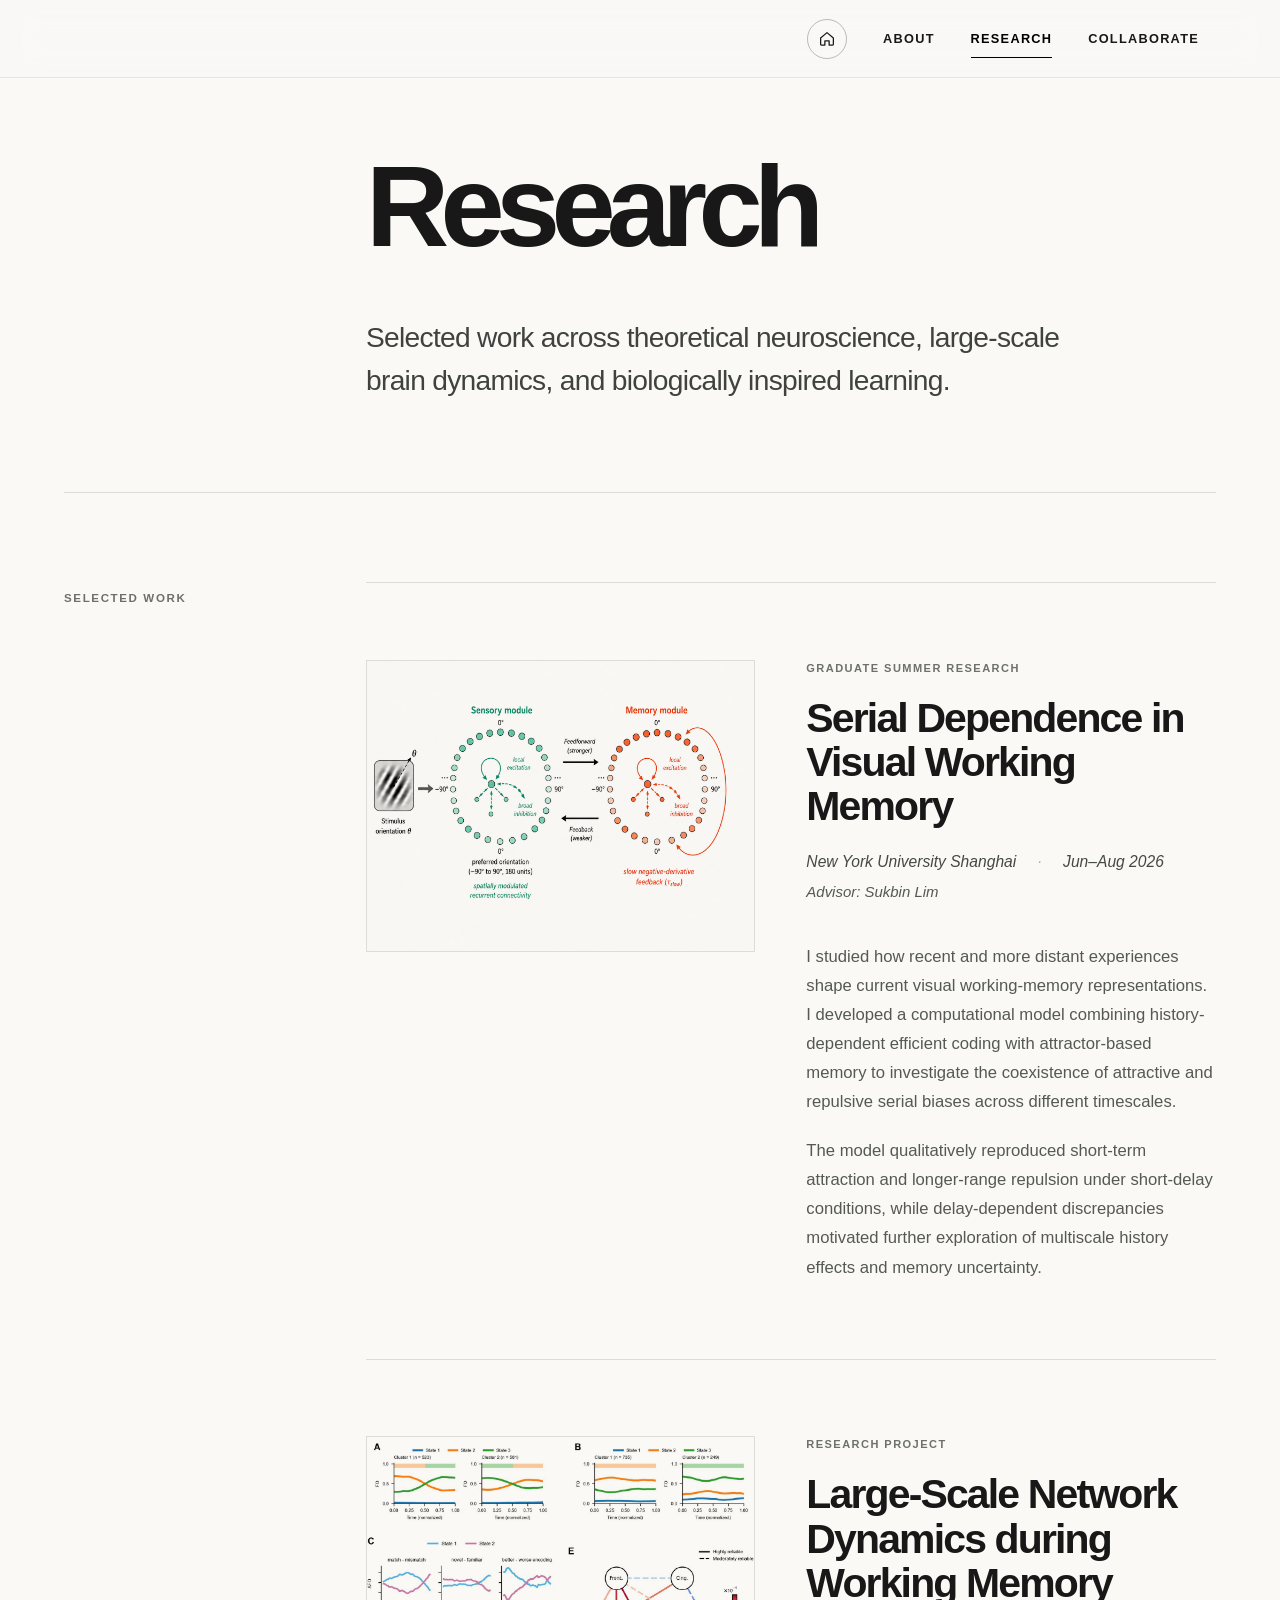
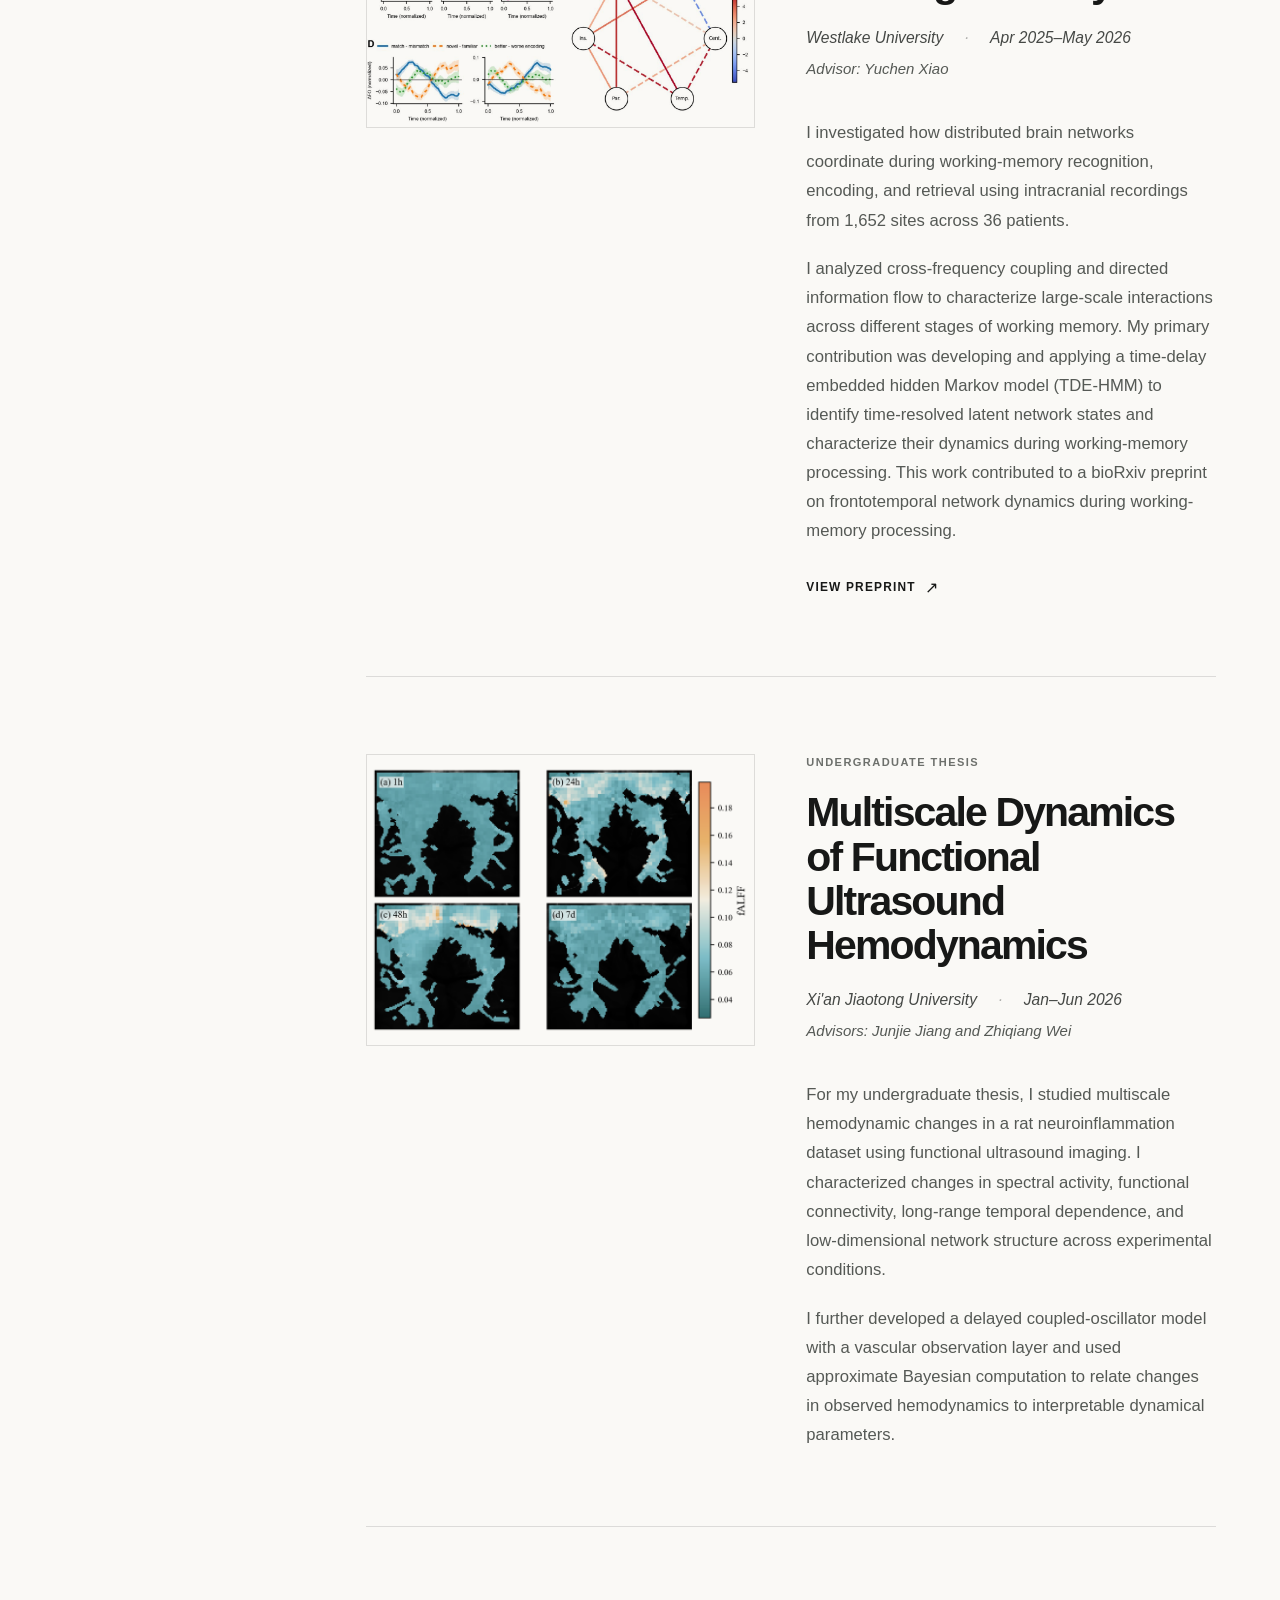
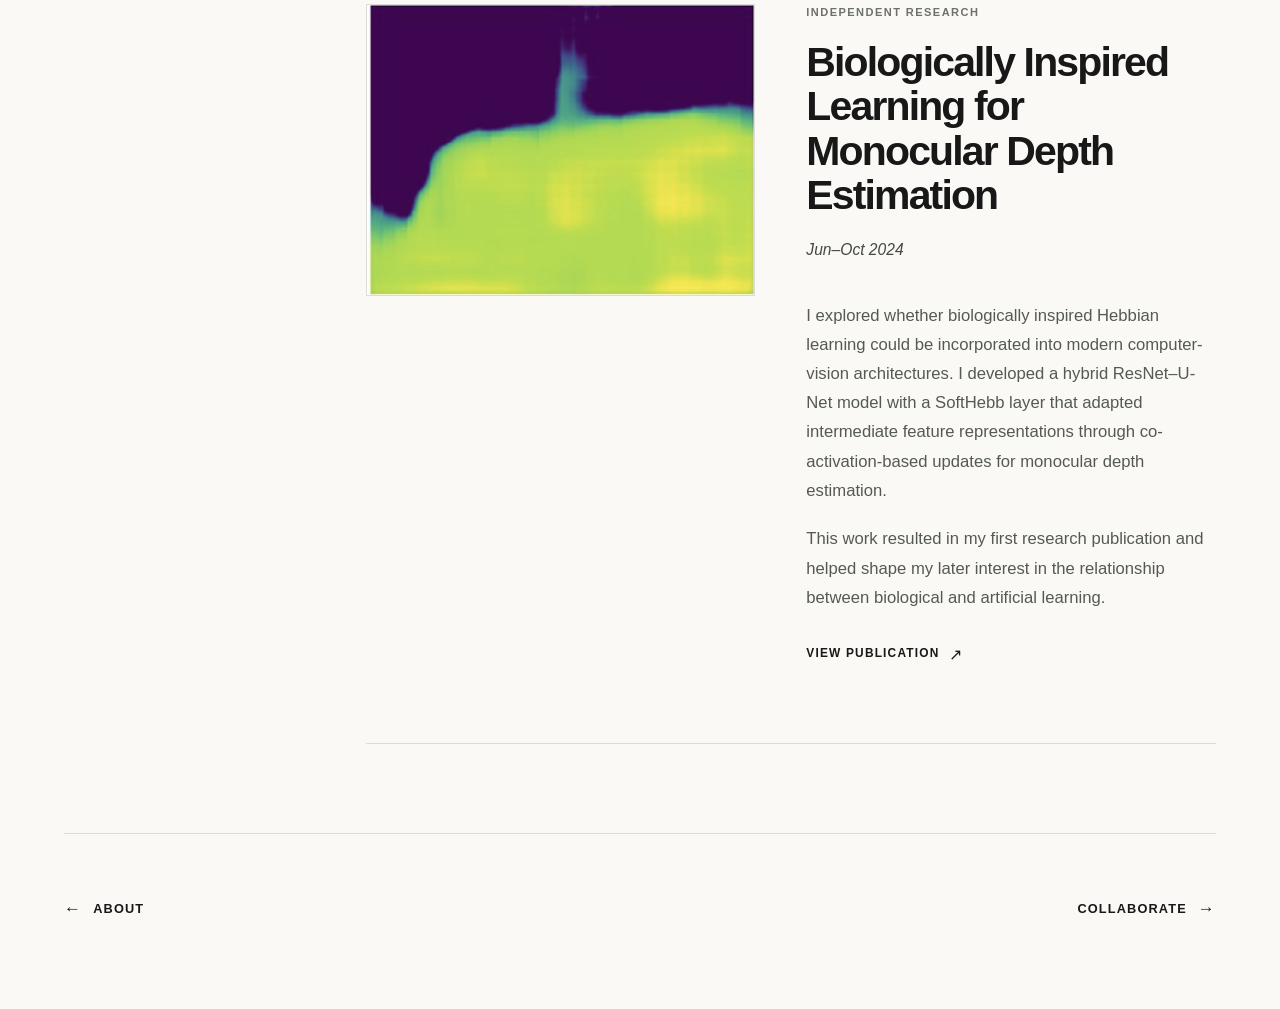
<file: docs/projects.html>
<!DOCTYPE html>
<html xmlns="http://www.w3.org/1999/xhtml" lang="en" xml:lang="en"><head>

<meta charset="utf-8">
<meta name="generator" content="quarto-1.10.18">

<meta name="viewport" content="width=device-width, initial-scale=1.0, user-scalable=yes">

<meta name="description" content="Selected research by Yuantao Deng.">

<title>Research – Yuantao Deng</title>
<style>
/* Default styles provided by pandoc.
** See https://pandoc.org/MANUAL.html#variables-for-html for config info.
*/
span.smallcaps{font-variant: small-caps;}
div.columns{display: flex; gap: 1.5em;}
div.column{flex: auto;}
@media screen {
div.columns{gap: min(4vw, 1.5em);}
div.column{overflow-x: auto;}
}
div.hanging-indent{margin-left: 1.5em; text-indent: -1.5em;}
ul.task-list{list-style: none;}
ul.task-list li input[type="checkbox"] {
  width: 0.8em;
  margin: 0 0.8em 0.2em -1em; /* quarto-specific, see https://github.com/quarto-dev/quarto-cli/issues/4556 */ 
  vertical-align: middle;
}
</style>


<script src="site_libs/quarto-nav/quarto-nav.js"></script>
<script src="site_libs/clipboard/clipboard.min.js"></script>
<script src="site_libs/quarto-html/quarto.js" type="module"></script>
<script src="site_libs/quarto-html/tabsets/tabsets.js" type="module"></script>
<script src="site_libs/quarto-html/popper.min.js"></script>
<script src="site_libs/quarto-html/tippy.umd.min.js"></script>
<link href="site_libs/quarto-html/tippy.css" rel="stylesheet">
<link href="site_libs/quarto-html/quarto-syntax-highlighting-64a204ab8560d761af7679ceaba22944.css" rel="stylesheet" id="quarto-text-highlighting-styles">
<script src="site_libs/bootstrap/bootstrap.min.js"></script>
<link href="site_libs/bootstrap/bootstrap-icons.css" rel="stylesheet">
<link href="site_libs/bootstrap/bootstrap-172ba59bd5e0b52282274ba0c0cc16fc.min.css" rel="stylesheet" append-hash="true" id="quarto-bootstrap" data-mode="light">
<script id="quarto-search-options" type="application/json">{
  "language": {
    "search-no-results-text": "No results",
    "search-matching-documents-text": "matching documents",
    "search-copy-link-title": "Copy link to search",
    "search-hide-matches-text": "Hide additional matches",
    "search-more-match-text": "more match in this document",
    "search-more-matches-text": "more matches in this document",
    "search-clear-button-title": "Clear",
    "search-text-placeholder": "",
    "search-detached-cancel-button-title": "Cancel",
    "search-submit-button-title": "Submit",
    "search-label": "Search"
  }
}</script>
<style>html{ scroll-behavior: smooth; }</style>
<script defer="" src="https://cloud.umami.is/script.js" data-website-id="06179c90-f84c-49b0-8b2d-92173763c3ce" data-domains="yuantaodeng.github.io" data-do-not-track="true" data-exclude-search="true"></script>


<link rel="stylesheet" href="styles.css">
</head>

<body class="nav-fixed interior-page research-page quarto-light">

<div id="quarto-search-results"></div>
  <header id="quarto-header" class="headroom fixed-top">
    <nav class="navbar navbar-expand-lg " data-bs-theme="dark">
      <div class="navbar-container container-fluid">
      <div class="navbar-brand-container mx-auto">
    <a class="navbar-brand" href="./index.html">
    <span class="navbar-title">Home</span>
    </a>
  </div>
          <button class="navbar-toggler" type="button" data-bs-toggle="collapse" data-bs-target="#navbarCollapse" aria-controls="navbarCollapse" role="menu" aria-expanded="false" aria-label="Toggle navigation" onclick="if (window.quartoToggleHeadroom) { window.quartoToggleHeadroom(); }">
  <span class="navbar-toggler-icon"></span>
</button>
          <div class="collapse navbar-collapse" id="navbarCollapse">
            <ul class="navbar-nav navbar-nav-scroll ms-auto">
  <li class="nav-item">
    <a class="nav-link" href="./index.html"> <i class="bi bi-house" role="img" aria-label="Home">
</i> 
<span class="menu-text">Yuantao Deng</span></a>
  </li>  
  <li class="nav-item">
    <a class="nav-link" href="./about.html"> 
<span class="menu-text">About</span></a>
  </li>  
  <li class="nav-item">
    <a class="nav-link active" href="./projects.html" aria-current="page"> 
<span class="menu-text">Research</span></a>
  </li>  
  <li class="nav-item">
    <a class="nav-link" href="./contact.html"> 
<span class="menu-text">Collaborate</span></a>
  </li>  
</ul>
          </div> <!-- /navcollapse -->
            <div class="quarto-navbar-tools">
</div>
      </div> <!-- /container-fluid -->
    </nav>
</header>
<!-- content -->
<div id="quarto-content" class="quarto-container page-columns page-rows-contents page-layout-full page-navbar">
<!-- sidebar -->
<!-- margin-sidebar -->
    
<!-- main -->
<main class="content column-page" id="quarto-document-content">

<header id="title-block-header" class="quarto-title-block default">
<div class="quarto-title">
<h1 class="title">Research</h1>
</div>

<div>
  <div class="description">
    Selected research by Yuantao Deng.
  </div>
</div>


<div class="quarto-title-meta column-page">

    
  
    
  </div>
  


</header>


<div class="page-shell">
  <header class="page-intro">
    <h1>Research</h1>
    <p class="page-lede">
      Selected work across theoretical neuroscience, large-scale brain
      dynamics, and biologically inspired learning.
    </p>
  </header>

  <section class="page-section research-collection" aria-labelledby="research-list-heading">
    <p class="page-section__label" id="research-list-heading">Selected work</p>
    <div class="page-section__body research-list">
      <article class="research-item">
        <figure class="research-item__media figure">
          <img src="assets/research/01download.png" alt="Computational model with interacting sensory and memory modules" loading="lazy" decoding="async" class="figure-img">
        </figure>
        <div class="research-item__content">
          <p class="research-item__type">Graduate Summer Research</p>
          <h2>Serial Dependence in Visual Working Memory</h2>
          <p class="research-item__context">
            <span>New York University Shanghai</span>
            <span>Jun–Aug 2026</span>
          </p>
          <p class="research-item__advisor">Advisor: Sukbin Lim</p>
          <div class="research-item__copy">
            <p>
              I studied how recent and more distant experiences shape current
              visual working-memory representations. I developed a computational
              model combining history-dependent efficient coding with
              attractor-based memory to investigate the coexistence of attractive
              and repulsive serial biases across different timescales.
            </p>
            <p>
              The model qualitatively reproduced short-term attraction and
              longer-range repulsion under short-delay conditions, while
              delay-dependent discrepancies motivated further exploration of
              multiscale history effects and memory uncertainty.
            </p>
          </div>
        </div>
      </article>

      <article class="research-item">
        <figure class="research-item__media figure">
          <img src="assets/research/02.jpg" alt="Latent-state trajectories and large-scale working-memory network interactions" loading="lazy" decoding="async" class="figure-img">
        </figure>
        <div class="research-item__content">
          <p class="research-item__type">Research Project</p>
          <h2>Large-Scale Network Dynamics during Working Memory</h2>
          <p class="research-item__context">
            <span>Westlake University</span>
            <span>Apr 2025–May 2026</span>
          </p>
          <p class="research-item__advisor">Advisor: Yuchen Xiao</p>
          <div class="research-item__copy">
            <p>
              I investigated how distributed brain networks coordinate during
              working-memory recognition, encoding, and retrieval using
              intracranial recordings from 1,652 sites across 36 patients.
            </p>
            <p>
              I analyzed cross-frequency coupling and directed information flow
              to characterize large-scale interactions across different stages of
              working memory. My primary contribution was developing and applying
              a time-delay embedded hidden Markov model (TDE-HMM) to identify
              time-resolved latent network states and characterize their dynamics
              during working-memory processing. This work contributed to a
              bioRxiv preprint on frontotemporal network dynamics during
              working-memory processing.
            </p>
          </div>
          <a class="research-item__link" href="https://doi.org/10.64898/2026.07.23.740204" target="_blank" rel="noopener noreferrer">View preprint <span aria-hidden="true">↗</span></a>
        </div>
      </article>

      <article class="research-item">
        <figure class="research-item__media figure">
          <img src="assets/research/03.png" alt="Functional ultrasound hemodynamic maps across four experimental time points" loading="lazy" decoding="async" class="figure-img">
        </figure>
        <div class="research-item__content">
          <p class="research-item__type">Undergraduate Thesis</p>
          <h2>Multiscale Dynamics of Functional Ultrasound Hemodynamics</h2>
          <p class="research-item__context">
            <span>Xi'an Jiaotong University</span>
            <span>Jan–Jun 2026</span>
          </p>
          <p class="research-item__advisor">Advisors: Junjie Jiang and Zhiqiang Wei</p>
          <div class="research-item__copy">
            <p>
              For my undergraduate thesis, I studied multiscale hemodynamic
              changes in a rat neuroinflammation dataset using functional
              ultrasound imaging. I characterized changes in spectral activity,
              functional connectivity, long-range temporal dependence, and
              low-dimensional network structure across experimental conditions.
            </p>
            <p>
              I further developed a delayed coupled-oscillator model with a
              vascular observation layer and used approximate Bayesian computation
              to relate changes in observed hemodynamics to interpretable
              dynamical parameters.
            </p>
          </div>
        </div>
      </article>

      <article class="research-item research-item--depth-output">
        <figure class="research-item__media figure">
          <img src="assets/research/04.png" alt="Monocular depth-estimation output" loading="lazy" decoding="async" class="figure-img">
        </figure>
        <div class="research-item__content">
          <p class="research-item__type">Independent Research</p>
          <h2>Biologically Inspired Learning for Monocular Depth Estimation</h2>
          <p class="research-item__context">
            <span>Jun–Oct 2024</span>
          </p>
          <div class="research-item__copy">
            <p>
              I explored whether biologically inspired Hebbian learning could be
              incorporated into modern computer-vision architectures. I developed
              a hybrid ResNet–U-Net model with a SoftHebb layer that adapted
              intermediate feature representations through co-activation-based
              updates for monocular depth estimation.
            </p>
            <p>
              This work resulted in my first research publication and helped shape
              my later interest in the relationship between biological and
              artificial learning.
            </p>
          </div>
          <a class="research-item__link" href="https://doi.org/10.54254/2755-2721/82/20241264" target="_blank" rel="noopener noreferrer">View publication <span aria-hidden="true">↗</span></a>
        </div>
      </article>
    </div>
  </section>

  <nav class="page-trail" aria-label="Page navigation">
    <a href="about.html"><span aria-hidden="true">←</span> About</a>
    <a href="contact.html">Collaborate <span aria-hidden="true">→</span></a>
  </nav>
</div>



</main> <!-- /main -->
<script id="quarto-html-after-body" type="application/javascript">
  window.document.addEventListener("DOMContentLoaded", function (event) {
    const isCodeAnnotation = (el) => {
      for (const clz of el.classList) {
        if (clz.startsWith('code-annotation-')) {                     
          return true;
        }
      }
      return false;
    }
    const onCopySuccess = function(e) {
      // button target
      const button = e.trigger;
      // don't keep focus
      button.blur();
      // flash "checked"
      button.classList.add('code-copy-button-checked');
      var currentTitle = button.getAttribute("title");
      button.setAttribute("title", "Copied!");
      let tooltip;
      if (window.bootstrap) {
        button.setAttribute("data-bs-toggle", "tooltip");
        button.setAttribute("data-bs-placement", "left");
        button.setAttribute("data-bs-title", "Copied!");
        tooltip = new bootstrap.Tooltip(button, 
          { trigger: "manual", 
            customClass: "code-copy-button-tooltip",
            offset: [0, -8]});
        tooltip.show();    
      }
      setTimeout(function() {
        if (tooltip) {
          tooltip.hide();
          button.removeAttribute("data-bs-title");
          button.removeAttribute("data-bs-toggle");
          button.removeAttribute("data-bs-placement");
        }
        button.setAttribute("title", currentTitle);
        button.classList.remove('code-copy-button-checked');
      }, 1000);
      // clear code selection
      e.clearSelection();
    }
    const getTextToCopy = function(trigger) {
      const outerScaffold = trigger.parentElement.cloneNode(true);
      const codeEl = outerScaffold.querySelector('code');
      for (const childEl of codeEl.children) {
        if (isCodeAnnotation(childEl)) {
          childEl.remove();
        }
      }
      return codeEl.innerText;
    }
    const clipboard = new window.ClipboardJS('.code-copy-button:not([data-in-quarto-modal])', {
      text: getTextToCopy
    });
    clipboard.on('success', onCopySuccess);
    if (window.document.getElementById('quarto-embedded-source-code-modal')) {
      const clipboardModal = new window.ClipboardJS('.code-copy-button[data-in-quarto-modal]', {
        text: getTextToCopy,
        container: window.document.getElementById('quarto-embedded-source-code-modal')
      });
      clipboardModal.on('success', onCopySuccess);
    }
      var localhostRegex = new RegExp(/^(?:http|https):\/\/localhost\:?[0-9]*\//);
      var mailtoRegex = new RegExp(/^mailto:/);
        var filterRegex = new RegExp('/' + window.location.host + '/');
      var isInternal = (href) => {
          return filterRegex.test(href) || localhostRegex.test(href) || mailtoRegex.test(href);
      }
      // Inspect non-navigation links and adorn them if external
     var links = window.document.querySelectorAll('a[href]:not(.nav-link):not(.navbar-brand):not(.toc-action):not(.sidebar-link):not(.sidebar-item-toggle):not(.pagination-link):not(.no-external):not([aria-hidden]):not(.dropdown-item):not(.quarto-navigation-tool):not(.about-link)');
      for (var i=0; i<links.length; i++) {
        const link = links[i];
        if (!isInternal(link.href)) {
          // undo the damage that might have been done by quarto-nav.js in the case of
          // links that we want to consider external
          if (link.dataset.originalHref !== undefined) {
            link.href = link.dataset.originalHref;
          }
        }
      }
    function tippyHover(el, contentFn, onTriggerFn, onUntriggerFn) {
      const config = {
        allowHTML: true,
        maxWidth: 500,
        delay: 100,
        arrow: false,
        appendTo: function(el) {
            return el.parentElement;
        },
        interactive: true,
        interactiveBorder: 10,
        theme: 'quarto',
        placement: 'bottom-start',
      };
      if (contentFn) {
        config.content = contentFn;
      }
      if (onTriggerFn) {
        config.onTrigger = onTriggerFn;
      }
      if (onUntriggerFn) {
        config.onUntrigger = onUntriggerFn;
      }
      window.tippy(el, config); 
    }
    const noterefs = window.document.querySelectorAll('a[role="doc-noteref"]');
    for (var i=0; i<noterefs.length; i++) {
      const ref = noterefs[i];
      tippyHover(ref, function() {
        // use id or data attribute instead here
        let href = ref.getAttribute('data-footnote-href') || ref.getAttribute('href');
        try { href = new URL(href).hash; } catch {}
        const id = href.replace(/^#\/?/, "");
        const note = window.document.getElementById(id);
        if (note) {
          return note.innerHTML;
        } else {
          return "";
        }
      });
    }
    const xrefs = window.document.querySelectorAll('a.quarto-xref');
    const processXRef = (id, note) => {
      // Strip column container classes
      const stripColumnClz = (el) => {
        el.classList.remove("page-full", "page-columns");
        if (el.children) {
          for (const child of el.children) {
            stripColumnClz(child);
          }
        }
      }
      stripColumnClz(note)
      if (id === null || id.startsWith('sec-')) {
        // Special case sections, only their first couple elements
        const container = document.createElement("div");
        if (note.children && note.children.length > 2) {
          container.appendChild(note.children[0].cloneNode(true));
          for (let i = 1; i < note.children.length; i++) {
            const child = note.children[i];
            if (child.tagName === "P" && child.innerText === "") {
              continue;
            } else {
              container.appendChild(child.cloneNode(true));
              break;
            }
          }
          if (window.Quarto?.typesetMath) {
            window.Quarto.typesetMath(container);
          }
          return container.innerHTML
        } else {
          if (window.Quarto?.typesetMath) {
            window.Quarto.typesetMath(note);
          }
          return note.innerHTML;
        }
      } else {
        // Remove any anchor links if they are present
        const anchorLink = note.querySelector('a.anchorjs-link');
        if (anchorLink) {
          anchorLink.remove();
        }
        if (window.Quarto?.typesetMath) {
          window.Quarto.typesetMath(note);
        }
        if (note.classList.contains("callout")) {
          return note.outerHTML;
        } else {
          return note.innerHTML;
        }
      }
    }
    for (var i=0; i<xrefs.length; i++) {
      const xref = xrefs[i];
      tippyHover(xref, undefined, function(instance) {
        instance.disable();
        let url = xref.getAttribute('href');
        let hash = undefined; 
        if (url.startsWith('#')) {
          hash = url;
        } else {
          try { hash = new URL(url).hash; } catch {}
        }
        if (hash) {
          const id = hash.replace(/^#\/?/, "");
          const note = window.document.getElementById(id);
          if (note !== null) {
            try {
              const html = processXRef(id, note.cloneNode(true));
              instance.setContent(html);
            } finally {
              instance.enable();
              instance.show();
            }
          } else {
            // See if we can fetch this
            fetch(url.split('#')[0])
            .then(res => res.text())
            .then(html => {
              const parser = new DOMParser();
              const htmlDoc = parser.parseFromString(html, "text/html");
              const note = htmlDoc.getElementById(id);
              if (note !== null) {
                const html = processXRef(id, note);
                instance.setContent(html);
              } 
            }).finally(() => {
              instance.enable();
              instance.show();
            });
          }
        } else {
          // See if we can fetch a full url (with no hash to target)
          // This is a special case and we should probably do some content thinning / targeting
          fetch(url)
          .then(res => res.text())
          .then(html => {
            const parser = new DOMParser();
            const htmlDoc = parser.parseFromString(html, "text/html");
            const note = htmlDoc.querySelector('main.content');
            if (note !== null) {
              // This should only happen for chapter cross references
              // (since there is no id in the URL)
              // remove the first header
              if (note.children.length > 0 && note.children[0].tagName === "HEADER") {
                note.children[0].remove();
              }
              const html = processXRef(null, note);
              instance.setContent(html);
            } 
          }).finally(() => {
            instance.enable();
            instance.show();
          });
        }
      }, function(instance) {
      });
    }
        let selectedAnnoteEl;
        const selectorForAnnotation = ( cell, annotation) => {
          let cellAttr = 'data-code-cell="' + cell + '"';
          let lineAttr = 'data-code-annotation="' +  annotation + '"';
          const selector = 'span[' + cellAttr + '][' + lineAttr + ']';
          return selector;
        }
        const selectCodeLines = (annoteEl) => {
          const doc = window.document;
          const targetCell = annoteEl.getAttribute("data-target-cell");
          const targetAnnotation = annoteEl.getAttribute("data-target-annotation");
          const annoteSpan = window.document.querySelector(selectorForAnnotation(targetCell, targetAnnotation));
          const lines = annoteSpan.getAttribute("data-code-lines").split(",");
          const lineIds = lines.map((line) => {
            return targetCell + "-" + line;
          })
          let top = null;
          let height = null;
          let parent = null;
          if (lineIds.length > 0) {
              //compute the position of the single el (top and bottom and make a div)
              const el = window.document.getElementById(lineIds[0]);
              top = el.offsetTop;
              height = el.offsetHeight;
              parent = el.parentElement.parentElement;
            if (lineIds.length > 1) {
              const lastEl = window.document.getElementById(lineIds[lineIds.length - 1]);
              const bottom = lastEl.offsetTop + lastEl.offsetHeight;
              height = bottom - top;
            }
            if (top !== null && height !== null && parent !== null) {
              // cook up a div (if necessary) and position it 
              let div = window.document.getElementById("code-annotation-line-highlight");
              if (div === null) {
                div = window.document.createElement("div");
                div.setAttribute("id", "code-annotation-line-highlight");
                div.style.position = 'absolute';
                parent.appendChild(div);
              }
              div.style.top = top - 2 + "px";
              div.style.height = height + 4 + "px";
              div.style.left = 0;
              let gutterDiv = window.document.getElementById("code-annotation-line-highlight-gutter");
              if (gutterDiv === null) {
                gutterDiv = window.document.createElement("div");
                gutterDiv.setAttribute("id", "code-annotation-line-highlight-gutter");
                gutterDiv.style.position = 'absolute';
                const codeCell = window.document.getElementById(targetCell);
                const gutter = codeCell.querySelector('.code-annotation-gutter');
                gutter.appendChild(gutterDiv);
              }
              gutterDiv.style.top = top - 2 + "px";
              gutterDiv.style.height = height + 4 + "px";
            }
            selectedAnnoteEl = annoteEl;
          }
        };
        const unselectCodeLines = () => {
          const elementsIds = ["code-annotation-line-highlight", "code-annotation-line-highlight-gutter"];
          elementsIds.forEach((elId) => {
            const div = window.document.getElementById(elId);
            if (div) {
              div.remove();
            }
          });
          selectedAnnoteEl = undefined;
        };
          // Handle positioning of the toggle
      window.addEventListener(
        "resize",
        throttle(() => {
          elRect = undefined;
          if (selectedAnnoteEl) {
            selectCodeLines(selectedAnnoteEl);
          }
        }, 10)
      );
      function throttle(fn, ms) {
      let throttle = false;
      let timer;
        return (...args) => {
          if(!throttle) { // first call gets through
              fn.apply(this, args);
              throttle = true;
          } else { // all the others get throttled
              if(timer) clearTimeout(timer); // cancel #2
              timer = setTimeout(() => {
                fn.apply(this, args);
                timer = throttle = false;
              }, ms);
          }
        };
      }
        // Attach click handler to the DT
        const annoteDls = window.document.querySelectorAll('dt[data-target-cell]');
        for (const annoteDlNode of annoteDls) {
          annoteDlNode.addEventListener('click', (event) => {
            const clickedEl = event.target;
            if (clickedEl !== selectedAnnoteEl) {
              unselectCodeLines();
              const activeEl = window.document.querySelector('dt[data-target-cell].code-annotation-active');
              if (activeEl) {
                activeEl.classList.remove('code-annotation-active');
              }
              selectCodeLines(clickedEl);
              clickedEl.classList.add('code-annotation-active');
            } else {
              // Unselect the line
              unselectCodeLines();
              clickedEl.classList.remove('code-annotation-active');
            }
          });
        }
    const findCites = (el) => {
      const parentEl = el.parentElement;
      if (parentEl) {
        const cites = parentEl.dataset.cites;
        if (cites) {
          return {
            el,
            cites: cites.split(' ')
          };
        } else {
          return findCites(el.parentElement)
        }
      } else {
        return undefined;
      }
    };
    var bibliorefs = window.document.querySelectorAll('a[role="doc-biblioref"]');
    for (var i=0; i<bibliorefs.length; i++) {
      const ref = bibliorefs[i];
      const citeInfo = findCites(ref);
      if (citeInfo) {
        tippyHover(citeInfo.el, function() {
          var popup = window.document.createElement('div');
          citeInfo.cites.forEach(function(cite) {
            var citeDiv = window.document.createElement('div');
            citeDiv.classList.add('hanging-indent');
            citeDiv.classList.add('csl-entry');
            var biblioDiv = window.document.getElementById('ref-' + cite);
            if (biblioDiv) {
              citeDiv.innerHTML = biblioDiv.innerHTML;
            }
            popup.appendChild(citeDiv);
          });
          return popup.innerHTML;
        });
      }
    }
  });
  </script>
</div> <!-- /content -->




<script src="site_libs/quarto-html/zenscroll-min.js"></script>
</body></html>
</file>
<file: docs/site_libs/quarto-html/tippy.css>
.tippy-box[data-animation=fade][data-state=hidden]{opacity:0}[data-tippy-root]{max-width:calc(100vw - 10px)}.tippy-box{position:relative;background-color:#333;color:#fff;border-radius:4px;font-size:14px;line-height:1.4;white-space:normal;outline:0;transition-property:transform,visibility,opacity}.tippy-box[data-placement^=top]>.tippy-arrow{bottom:0}.tippy-box[data-placement^=top]>.tippy-arrow:before{bottom:-7px;left:0;border-width:8px 8px 0;border-top-color:initial;transform-origin:center top}.tippy-box[data-placement^=bottom]>.tippy-arrow{top:0}.tippy-box[data-placement^=bottom]>.tippy-arrow:before{top:-7px;left:0;border-width:0 8px 8px;border-bottom-color:initial;transform-origin:center bottom}.tippy-box[data-placement^=left]>.tippy-arrow{right:0}.tippy-box[data-placement^=left]>.tippy-arrow:before{border-width:8px 0 8px 8px;border-left-color:initial;right:-7px;transform-origin:center left}.tippy-box[data-placement^=right]>.tippy-arrow{left:0}.tippy-box[data-placement^=right]>.tippy-arrow:before{left:-7px;border-width:8px 8px 8px 0;border-right-color:initial;transform-origin:center right}.tippy-box[data-inertia][data-state=visible]{transition-timing-function:cubic-bezier(.54,1.5,.38,1.11)}.tippy-arrow{width:16px;height:16px;color:#333}.tippy-arrow:before{content:"";position:absolute;border-color:transparent;border-style:solid}.tippy-content{position:relative;padding:5px 9px;z-index:1}
</file>
<file: docs/site_libs/quarto-html/quarto-syntax-highlighting-64a204ab8560d761af7679ceaba22944.css>
/* quarto syntax highlight colors */
:root {
  --quarto-hl-ot-color: #003B4F;
  --quarto-hl-at-color: #657422;
  --quarto-hl-ss-color: #20794D;
  --quarto-hl-an-color: #5E5E5E;
  --quarto-hl-fu-color: #4758AB;
  --quarto-hl-st-color: #20794D;
  --quarto-hl-cf-color: #003B4F;
  --quarto-hl-op-color: #5E5E5E;
  --quarto-hl-er-color: #AD0000;
  --quarto-hl-bn-color: #AD0000;
  --quarto-hl-al-color: #AD0000;
  --quarto-hl-va-color: #111111;
  --quarto-hl-bu-color: inherit;
  --quarto-hl-ex-color: inherit;
  --quarto-hl-pp-color: #AD0000;
  --quarto-hl-in-color: #5E5E5E;
  --quarto-hl-vs-color: #20794D;
  --quarto-hl-wa-color: #5E5E5E;
  --quarto-hl-do-color: #5E5E5E;
  --quarto-hl-im-color: #00769E;
  --quarto-hl-ch-color: #20794D;
  --quarto-hl-dt-color: #AD0000;
  --quarto-hl-fl-color: #AD0000;
  --quarto-hl-co-color: #5E5E5E;
  --quarto-hl-cv-color: #5E5E5E;
  --quarto-hl-cn-color: #8f5902;
  --quarto-hl-sc-color: #5E5E5E;
  --quarto-hl-dv-color: #AD0000;
  --quarto-hl-kw-color: #003B4F;
}

/* other quarto variables */
:root {
  --quarto-font-monospace: SFMono-Regular, Menlo, Monaco, Consolas, "Liberation Mono", "Courier New", monospace;
}

/* syntax highlight based on Pandoc's rules */
pre > code.sourceCode > span {
  color: #003B4F;
}

code.sourceCode > span {
  color: #003B4F;
}

div.sourceCode,
div.sourceCode pre.sourceCode {
  color: #003B4F;
}

/* Normal */
code span {
  color: #003B4F;
}

/* Alert */
code span.al {
  color: #AD0000;
  font-style: inherit;
}

/* Annotation */
code span.an {
  color: #5E5E5E;
  font-style: inherit;
}

/* Attribute */
code span.at {
  color: #657422;
  font-style: inherit;
}

/* BaseN */
code span.bn {
  color: #AD0000;
  font-style: inherit;
}

/* BuiltIn */
code span.bu {
  font-style: inherit;
}

/* ControlFlow */
code span.cf {
  color: #003B4F;
  font-weight: bold;
  font-style: inherit;
}

/* Char */
code span.ch {
  color: #20794D;
  font-style: inherit;
}

/* Constant */
code span.cn {
  color: #8f5902;
  font-style: inherit;
}

/* Comment */
code span.co {
  color: #5E5E5E;
  font-style: inherit;
}

/* CommentVar */
code span.cv {
  color: #5E5E5E;
  font-style: italic;
}

/* Documentation */
code span.do {
  color: #5E5E5E;
  font-style: italic;
}

/* DataType */
code span.dt {
  color: #AD0000;
  font-style: inherit;
}

/* DecVal */
code span.dv {
  color: #AD0000;
  font-style: inherit;
}

/* Error */
code span.er {
  color: #AD0000;
  font-style: inherit;
}

/* Extension */
code span.ex {
  font-style: inherit;
}

/* Float */
code span.fl {
  color: #AD0000;
  font-style: inherit;
}

/* Function */
code span.fu {
  color: #4758AB;
  font-style: inherit;
}

/* Import */
code span.im {
  color: #00769E;
  font-style: inherit;
}

/* Information */
code span.in {
  color: #5E5E5E;
  font-style: inherit;
}

/* Keyword */
code span.kw {
  color: #003B4F;
  font-weight: bold;
  font-style: inherit;
}

/* Operator */
code span.op {
  color: #5E5E5E;
  font-style: inherit;
}

/* Other */
code span.ot {
  color: #003B4F;
  font-style: inherit;
}

/* Preprocessor */
code span.pp {
  color: #AD0000;
  font-style: inherit;
}

/* SpecialChar */
code span.sc {
  color: #5E5E5E;
  font-style: inherit;
}

/* SpecialString */
code span.ss {
  color: #20794D;
  font-style: inherit;
}

/* String */
code span.st {
  color: #20794D;
  font-style: inherit;
}

/* Variable */
code span.va {
  color: #111111;
  font-style: inherit;
}

/* VerbatimString */
code span.vs {
  color: #20794D;
  font-style: inherit;
}

/* Warning */
code span.wa {
  color: #5E5E5E;
  font-style: italic;
}

.prevent-inlining {
  content: "</";
}

/*# sourceMappingURL=9d8d5bb603a83b8298b89080a598c93b.css.map */
</file>
<file: docs/styles.css>
:root {
  --paper: #faf9f6;
  --paper-solid: #f8f7f3;
  --ink: #171817;
  --muted: #6d706c;
  --line: rgba(23, 24, 23, 0.13);
  --line-strong: rgba(23, 24, 23, 0.28);
  --nav-height: 4.5rem;
  --page-gutter: clamp(1.5rem, 5vw, 4.5rem);
}

html {
  background: var(--paper);
  color-scheme: light;
}

body {
  color: var(--ink);
  background: var(--paper);
  font-family: Inter, ui-sans-serif, -apple-system, BlinkMacSystemFont, "Segoe UI",
    sans-serif;
}

::selection {
  color: var(--paper);
  background: var(--ink);
}

a:focus-visible,
button:focus-visible {
  outline: 2px solid var(--ink);
  outline-offset: 4px;
}

/* A quiet, persistent way to move between the site's main sections. */
.navbar {
  min-height: var(--nav-height);
  padding: 0;
  background: rgba(250, 249, 246, 0.86) !important;
  border-bottom: 1px solid rgba(23, 24, 23, 0.09);
  box-shadow: none;
  backdrop-filter: blur(18px);
  -webkit-backdrop-filter: blur(18px);
}

.navbar > .container-fluid {
  width: 100%;
  max-width: 90rem;
  min-height: var(--nav-height);
  padding-right: var(--page-gutter);
  padding-left: var(--page-gutter);
}

.navbar .navbar-brand-container {
  display: none;
}

.navbar .navbar-brand,
.navbar .nav-link {
  color: var(--ink) !important;
}

.navbar .navbar-brand {
  position: relative;
  display: inline-grid;
  place-items: center;
  width: 2.35rem;
  height: 2.35rem;
  margin: 0;
  padding: 0 !important;
  border: 1px solid var(--line-strong);
  border-radius: 50%;
  font-size: 0;
  font-weight: 700;
  line-height: 1;
  letter-spacing: 0;
  transition:
    color 180ms ease,
    background-color 180ms ease,
    border-color 180ms ease;
}

.navbar .navbar-brand::before {
  position: absolute;
  top: 50%;
  left: 50%;
  width: 1rem;
  height: 1rem;
  background: currentColor;
  content: "";
  transform: translate(-50%, -50%);
  -webkit-mask: url("data:image/svg+xml,%3Csvg xmlns='http://www.w3.org/2000/svg' viewBox='0 0 24 24'%3E%3Cpath d='M3 10.5 12 3l9 7.5v9a1 1 0 0 1-1 1h-5v-6H9v6H4a1 1 0 0 1-1-1v-9Z' fill='none' stroke='black' stroke-width='1.8' stroke-linecap='round' stroke-linejoin='round'/%3E%3C/svg%3E") center / contain no-repeat;
  mask: url("data:image/svg+xml,%3Csvg xmlns='http://www.w3.org/2000/svg' viewBox='0 0 24 24'%3E%3Cpath d='M3 10.5 12 3l9 7.5v9a1 1 0 0 1-1 1h-5v-6H9v6H4a1 1 0 0 1-1-1v-9Z' fill='none' stroke='black' stroke-width='1.8' stroke-linecap='round' stroke-linejoin='round'/%3E%3C/svg%3E") center / contain no-repeat;
}

.navbar .navbar-brand:hover,
.navbar .navbar-brand:focus-visible {
  color: var(--paper) !important;
  background: var(--ink);
  border-color: var(--ink);
  text-decoration: none;
}

.navbar .navbar-nav {
  align-items: center;
  gap: clamp(1.4rem, 2.8vw, 2.75rem);
}

.navbar .navbar-nav .nav-link {
  position: relative;
  display: flex;
  align-items: center;
  min-height: 2.75rem;
  padding: 0.2rem 0 !important;
  font-size: 0.75rem;
  font-weight: 620;
  letter-spacing: 0.1em;
  text-transform: uppercase;
}

.navbar .navbar-nav .nav-link::after {
  position: absolute;
  right: 0;
  bottom: 0.22rem;
  left: 0;
  height: 1px;
  background: currentColor;
  content: "";
  transform: scaleX(0);
  transform-origin: right;
  transition: transform 180ms ease;
}

.navbar .navbar-nav .nav-item:first-child .nav-link {
  position: relative;
  display: inline-grid;
  place-items: center;
  width: 2.35rem;
  height: 2.35rem;
  min-height: 2.35rem;
  padding: 0 !important;
  border: 1px solid var(--line-strong);
  border-radius: 50%;
  font-size: 0;
  letter-spacing: 0;
  transition:
    color 180ms ease,
    background-color 180ms ease,
    border-color 180ms ease;
}

.navbar .navbar-nav .nav-item:first-child .nav-link .bi {
  display: none;
}

.navbar .navbar-nav .nav-item:first-child .nav-link::before {
  position: absolute;
  top: 50%;
  left: 50%;
  width: 1rem;
  height: 1rem;
  background: currentColor;
  content: "";
  transform: translate(-50%, -50%);
  -webkit-mask: url("data:image/svg+xml,%3Csvg xmlns='http://www.w3.org/2000/svg' viewBox='0 0 24 24'%3E%3Cpath d='M3 10.5 12 3l9 7.5v9a1 1 0 0 1-1 1h-5v-6H9v6H4a1 1 0 0 1-1-1v-9Z' fill='none' stroke='black' stroke-width='1.8' stroke-linecap='round' stroke-linejoin='round'/%3E%3C/svg%3E") center / contain no-repeat;
  mask: url("data:image/svg+xml,%3Csvg xmlns='http://www.w3.org/2000/svg' viewBox='0 0 24 24'%3E%3Cpath d='M3 10.5 12 3l9 7.5v9a1 1 0 0 1-1 1h-5v-6H9v6H4a1 1 0 0 1-1-1v-9Z' fill='none' stroke='black' stroke-width='1.8' stroke-linecap='round' stroke-linejoin='round'/%3E%3C/svg%3E") center / contain no-repeat;
}

.navbar .navbar-nav .nav-item:first-child .nav-link::after {
  display: none;
}

.navbar .navbar-nav .nav-item:first-child .nav-link:hover,
.navbar .navbar-nav .nav-item:first-child .nav-link:focus-visible {
  color: var(--paper) !important;
  background: var(--ink);
  border-color: var(--ink);
}

.navbar .nav-link:hover,
.navbar .nav-link:focus-visible,
.navbar .nav-link.active {
  color: #000 !important;
  text-decoration: none;
}

.navbar .navbar-nav .nav-link:hover::after,
.navbar .navbar-nav .nav-link:focus-visible::after,
.navbar .navbar-nav .nav-link.active::after {
  transform: scaleX(1);
  transform-origin: left;
}

.navbar-toggler {
  width: 2.75rem;
  height: 2.75rem;
  padding: 0.55rem;
  border: 1px solid var(--line) !important;
  border-radius: 50%;
  box-shadow: none !important;
}

/* Homepage: remove Quarto's article geometry and title spacing. */
.home-page #title-block-header,
.home-page .quarto-title-block {
  display: none;
}

.home-page #quarto-content,
.home-page main#quarto-document-content {
  width: 100%;
  max-width: none;
  margin: 0;
  padding: 0;
}

.home-page .page-columns {
  display: block;
}

.home-stage {
  position: relative;
  width: 100%;
  min-height: calc(100vh - var(--nav-height));
  min-height: calc(100svh - var(--nav-height));
  margin: 0;
  overflow: hidden;
  isolation: isolate;
  background: #fff;
}

.neural-field {
  position: absolute;
  inset: 0;
  z-index: 0;
  display: block;
  width: 100%;
  height: 100%;
  pointer-events: none;
}

/* The generator leaves real negative space around the name. */
.neural-vignette {
  display: none;
}

.home-copy {
  position: absolute;
  top: 50%;
  left: clamp(1.5rem, 11vw, 11rem);
  z-index: 2;
  width: min(52rem, calc(100% - 3rem));
  margin: 0;
  transform: translateY(-50%);
}

.home-name {
  margin: 0;
  color: var(--ink);
}

.home-name__latin,
.home-name__han {
  display: block;
}

.home-name__latin {
  font-size: clamp(3.6rem, 7vw, 7rem);
  font-weight: 610;
  line-height: 0.9;
  letter-spacing: -0.07em;
  white-space: nowrap;
}

.home-name__han {
  margin-top: clamp(1rem, 2vw, 1.55rem);
  color: rgba(23, 24, 23, 0.76);
  font-family: "PingFang SC", "Hiragino Sans GB", "Microsoft YaHei",
    "Noto Sans CJK SC", sans-serif;
  font-size: clamp(1.25rem, 2.1vw, 2rem);
  font-weight: 500;
  line-height: 1.2;
  letter-spacing: 0.24em;
}

/* Homepage academic identity. */
.home-affiliation {
  display: flex;
  align-items: center;
  flex-wrap: wrap;
  gap: 0.65rem 1rem;
  margin-top: clamp(1.7rem, 3vw, 2.5rem);
  color: rgba(23, 24, 23, 0.9);
  font-size: clamp(0.9rem, 1.25vw, 1.05rem);
  font-weight: 500;
  line-height: 1.4;
  letter-spacing: -0.015em;
}

.home-affiliation__divider {
  display: inline-block;
  width: 1.8rem;
  height: 1px;
  background: rgba(23, 24, 23, 0.35);
}

.home-interests {
  position: relative;
  margin: 0.55rem 0 0;
  color: var(--muted);
  font-size: clamp(0.78rem, 1vw, 0.9rem);
  font-weight: 450;
  line-height: 1.5;
  letter-spacing: 0.015em;
}

.home-interests__dot {
  position: absolute;
  left: calc(12rem + 2vw);
  margin: 0;
  color: rgba(23, 24, 23, 0.35);
  transform: translateX(-50%);
}

.home-interests__secondary {
  position: absolute;
  left: calc(14.25rem + 4vw);
}

/* Homepage academic links. */
.home-links {
  display: flex;
  align-items: center;
  flex-wrap: wrap;
  gap: clamp(1rem, 2vw, 1.75rem);
  margin-top: clamp(1.6rem, 3vw, 2.3rem);
}

.home-link {
  display: inline-flex;
  align-items: center;
  gap: 0.55rem;
  color: var(--ink);
  font-size: 0.72rem;
  font-weight: 620;
  line-height: 1;
  letter-spacing: 0.08em;
  text-decoration: none;
  text-transform: uppercase;
}

.home-link:hover,
.home-link:focus-visible {
  color: var(--ink);
  text-decoration: none;
}

.home-link__icon {
  display: grid;
  place-items: center;
  flex: 0 0 auto;
  width: 2rem;
  height: 2rem;
  color: var(--ink);
  border: 1px solid rgba(23, 24, 23, 0.32);
  border-radius: 50%;
  background: rgba(250, 249, 246, 0.12);
  transition:
    color 180ms ease,
    background-color 180ms ease,
    border-color 180ms ease,
    transform 180ms ease;
}

.home-link__icon svg {
  width: 0.95rem;
  height: 0.95rem;
  fill: none;
  stroke: currentColor;
  stroke-width: 1.45;
  stroke-linecap: round;
  stroke-linejoin: round;
}

.home-link--github .home-link__icon svg {
  fill: currentColor;
  stroke: none;
}

.home-link:hover .home-link__icon,
.home-link:focus-visible .home-link__icon {
  color: var(--paper);
  background: var(--ink);
  border-color: var(--ink);
  transform: translateY(-2px);
}

/* Interior pages share the same restrained, editorial system. */
.interior-page #title-block-header,
.interior-page .quarto-title-block {
  display: none;
}

.interior-page #quarto-content,
.interior-page main#quarto-document-content {
  width: 100%;
  max-width: none;
  margin: 0;
  padding: 0;
}

.interior-page .page-columns {
  display: block;
}

.page-shell {
  width: min(100%, 90rem);
  min-height: calc(100vh - var(--nav-height));
  min-height: calc(100svh - var(--nav-height));
  margin: 0 auto;
  padding: clamp(4.5rem, 9vh, 7.5rem) var(--page-gutter)
    clamp(2.5rem, 6vw, 5rem);
}

.page-intro {
  display: grid;
  grid-template-columns: minmax(7rem, 0.28fr) minmax(0, 1fr);
  column-gap: clamp(2rem, 5vw, 6rem);
  padding-bottom: clamp(3.5rem, 7vw, 6rem);
  border-bottom: 1px solid var(--line);
}

.page-index,
.page-section__label,
.page-placeholder__status {
  margin: 0;
  color: var(--muted);
  font-size: 0.68rem;
  font-weight: 650;
  letter-spacing: 0.14em;
  text-transform: uppercase;
}

.page-index {
  padding-top: 0.8rem;
}

.page-intro h1 {
  grid-column: 2;
  margin: 0;
  color: var(--ink);
  font-size: clamp(4rem, 9vw, 8rem);
  font-weight: 580;
  line-height: 0.82;
  letter-spacing: -0.075em;
}

.page-lede {
  grid-column: 2;
  min-width: 0;
  max-width: 42rem;
  margin: clamp(2.5rem, 5vw, 4.5rem) 0 0;
  color: #3f423f;
  font-size: clamp(1.15rem, 2.2vw, 1.75rem);
  font-weight: 400;
  line-height: 1.5;
  letter-spacing: -0.025em;
  overflow-wrap: anywhere;
}

.inline-han {
  font-family: "PingFang SC", "Hiragino Sans GB", "Microsoft YaHei",
    "Noto Sans CJK SC", sans-serif;
  white-space: nowrap;
}

.page-section {
  display: grid;
  grid-template-columns: minmax(7rem, 0.28fr) minmax(0, 1fr);
  column-gap: clamp(2rem, 5vw, 6rem);
  padding: clamp(3.5rem, 7vw, 6rem) 0;
  border-bottom: 1px solid var(--line);
}

.page-section__label {
  padding-top: 0.45rem;
}

.page-section__body {
  max-width: 46rem;
}

.page-section__body h2 {
  max-width: 38rem;
  margin: 0;
  padding: 0;
  color: var(--ink);
  border: 0;
  font-size: clamp(1.8rem, 3.6vw, 3rem);
  font-weight: 560;
  line-height: 1.08;
  letter-spacing: -0.045em;
}

.page-section__body > p:not(.page-placeholder__status) {
  max-width: 40rem;
  margin: 1.5rem 0 0;
  color: #555955;
  font-size: clamp(1rem, 1.35vw, 1.12rem);
  line-height: 1.75;
}

.about-narrative .about-narrative__lead {
  max-width: 42rem;
  font-size: clamp(1.05rem, 1.55vw, 1.25rem);
  line-height: 1.72;
}

.about-narrative .about-narrative__question {
  max-width: 43rem;
  margin-top: clamp(2.5rem, 5vw, 4rem);
  color: var(--ink);
  font-size: clamp(1.18rem, 2.1vw, 1.6rem);
  line-height: 1.5;
  letter-spacing: -0.025em;
}

.about-narrative__question::before {
  display: block;
  width: 3.25rem;
  height: 1px;
  margin-bottom: clamp(1.25rem, 2.5vw, 2rem);
  background: var(--ink);
  content: "";
}

.education-list {
  margin-top: clamp(2.5rem, 5vw, 4rem);
  border-top: 1px solid var(--line);
}

.about-education .education-list {
  margin-top: 0;
}

.education-item {
  display: grid;
  grid-template-columns: minmax(7.5rem, 0.34fr) minmax(0, 1fr);
  gap: clamp(1.5rem, 4vw, 3.5rem);
  padding: clamp(2rem, 4vw, 3rem) 0;
  border-bottom: 1px solid var(--line);
}

.education-item__period,
.education-item__thesis-label {
  margin: 0;
  color: var(--muted);
  font-size: 0.68rem;
  font-weight: 650;
  letter-spacing: 0.12em;
  text-transform: uppercase;
}

.education-item__period {
  padding-top: 0.35rem;
}

.education-item__details h3 {
  margin: 0;
  color: var(--ink);
  font-weight: 560;
  letter-spacing: -0.03em;
}

.education-item__details h3 {
  font-size: clamp(1.3rem, 2.4vw, 1.85rem);
  line-height: 1.2;
}

.education-item__degree {
  max-width: 32rem;
  margin: 0.65rem 0 0;
  color: #454845;
  font-size: clamp(0.98rem, 1.35vw, 1.1rem);
  line-height: 1.55;
}

.education-item__meta {
  display: flex;
  flex-wrap: wrap;
  gap: 1.25rem clamp(2rem, 5vw, 4rem);
  margin: 1.4rem 0 0;
}

.education-item__meta > div {
  min-width: 8.5rem;
}

.education-item__meta dt {
  margin: 0 0 0.3rem;
  color: var(--muted);
  font-size: 0.62rem;
  font-weight: 650;
  letter-spacing: 0.12em;
  text-transform: uppercase;
}

.education-item__meta dd {
  margin: 0;
  color: #555955;
  font-size: 0.9rem;
  line-height: 1.5;
}

.education-item__thesis {
  max-width: 36rem;
  margin-top: 1.75rem;
  padding-top: 1.5rem;
  border-top: 1px solid var(--line);
}

.education-item__thesis-title {
  margin: 0.65rem 0 0;
  color: var(--ink);
  font-size: clamp(1rem, 1.6vw, 1.2rem);
  line-height: 1.5;
}

.visitor-section .visitor-section__body {
  max-width: 40rem;
}

.visitor-dashboard {
  position: relative;
  overflow: hidden;
  width: 100%;
  aspect-ratio: 8 / 7;
  margin-top: 1.5rem;
  background: #fff;
  border-radius: 0.5rem;
}

.visitor-dashboard iframe {
  position: absolute;
  top: -13.75rem;
  left: 0;
  display: block;
  width: 100%;
  height: calc(100% + 13.75rem);
  border: 0;
}

.visitor-dashboard__footer {
  margin: 1rem 0 0;
  text-align: right;
}

.visitor-dashboard__footer a {
  color: var(--muted);
  font-size: 0.72rem;
  font-weight: 620;
  letter-spacing: 0.07em;
  text-decoration: none;
  text-transform: uppercase;
}

.visitor-dashboard__footer a:hover,
.visitor-dashboard__footer a:focus-visible {
  color: var(--ink);
}

.collaborate-intro,
.elsewhere-copy {
  max-width: 42rem;
  margin: 0;
  color: #454845;
  font-size: clamp(1.05rem, 1.55vw, 1.25rem);
  line-height: 1.7;
}

.collaborate-list {
  margin-top: clamp(2.25rem, 4vw, 3.5rem);
  border-top: 1px solid var(--line);
}

.collaborate-item {
  display: grid;
  grid-template-columns: minmax(12rem, 0.7fr) minmax(0, 1fr);
  gap: clamp(2rem, 5vw, 4.5rem);
  padding: clamp(2rem, 4vw, 3rem) 0;
  border-bottom: 1px solid var(--line);
}

.collaborate-item h2 {
  margin: 0;
  color: var(--ink);
  font-size: clamp(1.25rem, 2.25vw, 1.8rem);
  font-weight: 560;
  line-height: 1.2;
  letter-spacing: -0.035em;
}

.collaborate-item p {
  margin: 0;
  color: #555955;
  font-size: clamp(0.98rem, 1.25vw, 1.08rem);
  line-height: 1.7;
}

.collaborate-invite {
  max-width: 42rem;
  margin: clamp(2.5rem, 5vw, 4rem) 0 0;
  padding-left: clamp(1.25rem, 3vw, 2rem);
  color: var(--ink);
  border-left: 1px solid var(--ink);
  font-size: clamp(1.08rem, 1.7vw, 1.3rem);
  line-height: 1.65;
}

.collaborate-invite a {
  color: inherit;
  text-decoration-color: rgba(23, 24, 23, 0.4);
  text-decoration-thickness: 1px;
  text-underline-offset: 0.22em;
}

.elsewhere-section {
  padding-bottom: clamp(4rem, 8vw, 7rem);
}

.elsewhere-links {
  margin-top: clamp(1.75rem, 3.5vw, 2.75rem);
}

.social-icon__dot {
  fill: currentColor;
  stroke: none;
}

.research-page .page-section__body {
  max-width: none;
}

.research-list {
  border-top: 1px solid var(--line);
}

.research-item {
  display: grid;
  grid-template-columns: minmax(18rem, 0.95fr) minmax(0, 1fr);
  gap: clamp(2rem, 4vw, 4rem);
  padding: clamp(3rem, 6vw, 5rem) 0;
  border-bottom: 1px solid var(--line);
}

.research-item__media {
  position: relative;
  box-sizing: border-box;
  align-self: start;
  aspect-ratio: 4 / 3;
  overflow: hidden;
  margin: 0;
  padding: 0;
  background: var(--paper);
  border: 1px solid var(--line);
}

.research-item__type {
  color: var(--muted);
  font-size: 0.65rem;
  font-weight: 650;
  letter-spacing: 0.13em;
  text-transform: uppercase;
}

.research-item__media img {
  display: block;
  width: 100%;
  height: 100%;
  object-fit: contain;
  mix-blend-mode: multiply;
}

.research-item__type {
  margin: 0 0 1.15rem;
}

.research-item__content h2 {
  max-width: 38rem;
  margin: 0;
  color: var(--ink);
  font-size: clamp(1.75rem, 3.2vw, 2.7rem);
  font-weight: 560;
  line-height: 1.08;
  letter-spacing: -0.045em;
}

.research-item__context {
  display: flex;
  flex-wrap: wrap;
  gap: 0.35rem 1.25rem;
  margin: 1.25rem 0 0;
  color: #454845;
  font-size: 0.92rem;
  font-style: italic;
  line-height: 1.55;
}

.research-item__context span + span::before {
  margin-right: 1.25rem;
  color: rgba(23, 24, 23, 0.32);
  content: "·";
}

.research-item__advisor {
  margin: 0.35rem 0 0;
  color: #555955;
  font-size: 0.88rem;
  font-style: italic;
  line-height: 1.55;
}

.research-item__copy {
  max-width: 42rem;
  margin-top: clamp(1.75rem, 3vw, 2.5rem);
}

.research-item__copy p {
  margin: 0;
  color: #555955;
  font-size: clamp(0.98rem, 1.22vw, 1.08rem);
  line-height: 1.75;
}

.research-item__copy p + p {
  margin-top: 1.15rem;
}

.research-item__link {
  display: inline-flex;
  align-items: center;
  gap: 0.55rem;
  margin-top: 1.75rem;
  color: var(--ink);
  font-size: 0.7rem;
  font-weight: 650;
  letter-spacing: 0.1em;
  text-decoration: none;
  text-transform: uppercase;
}

.research-item__link span {
  font-size: 0.95rem;
  font-weight: 400;
  transition: transform 180ms ease;
}

.research-item__link:hover,
.research-item__link:focus-visible {
  color: var(--ink);
  text-decoration: underline;
  text-decoration-thickness: 1px;
  text-underline-offset: 0.28em;
}

.research-item__link:hover span,
.research-item__link:focus-visible span {
  transform: translate(0.16rem, -0.16rem);
}

.research-item--depth-output .research-item__media img {
  object-fit: cover;
  object-position: right center;
  mix-blend-mode: normal;
}

.page-placeholder {
  position: relative;
  overflow: hidden;
  box-sizing: border-box;
  width: 100%;
  max-width: 52rem;
  padding: clamp(2rem, 5vw, 4rem);
  background:
    linear-gradient(var(--paper-solid), var(--paper-solid)) padding-box,
    linear-gradient(120deg, var(--line), rgba(23, 24, 23, 0.03)) border-box;
  border: 1px solid transparent;
}

.page-placeholder::after {
  position: absolute;
  top: 0;
  right: 0;
  width: clamp(5rem, 12vw, 10rem);
  height: 1px;
  background: var(--ink);
  content: "";
}

.page-placeholder__status {
  margin-bottom: clamp(2rem, 5vw, 4rem);
}

.page-trail {
  display: flex;
  justify-content: space-between;
  gap: 1rem;
  padding-top: clamp(2rem, 4vw, 3.5rem);
}

.page-trail a {
  display: inline-flex;
  align-items: center;
  gap: 0.65rem;
  min-height: 2.75rem;
  color: var(--ink);
  font-size: 0.75rem;
  font-weight: 650;
  letter-spacing: 0.09em;
  text-decoration: none;
  text-transform: uppercase;
}

.page-trail a span {
  display: inline-block;
  font-size: 1rem;
  font-weight: 400;
  transition: transform 180ms ease;
}

.page-trail a:first-child:hover span,
.page-trail a:first-child:focus-visible span {
  transform: translateX(-0.2rem);
}

.page-trail a:last-child:hover span,
.page-trail a:last-child:focus-visible span {
  transform: translateX(0.2rem);
}

@media (max-width: 991.98px) {
  .navbar > .container-fluid {
    position: relative;
  }

  .navbar .navbar-brand-container {
    position: absolute;
    top: 50%;
    left: 50%;
    margin: 0 !important;
    transform: translate(-50%, -50%);
  }

  .navbar-toggler {
    z-index: 1;
  }

  .navbar-collapse {
    flex-basis: 100%;
    margin: 0.65rem 0 1rem;
    padding: 0.55rem;
    background: rgba(250, 249, 246, 0.98);
    border: 1px solid var(--line);
    border-radius: 0.8rem;
    box-shadow: 0 1rem 2.5rem rgba(23, 24, 23, 0.08);
  }

  .navbar .navbar-nav {
    gap: 0;
  }

  .navbar .navbar-nav .nav-link {
    min-height: 2.75rem;
    padding: 0.65rem 0.8rem !important;
    border-radius: 0.45rem;
  }

  .navbar .navbar-nav .nav-link::after {
    top: 50%;
    right: auto;
    bottom: auto;
    left: 0;
    width: 2px;
    height: 1.2rem;
    transform: translateY(-50%) scaleY(0);
  }

  .navbar .navbar-nav .nav-link:hover,
  .navbar .navbar-nav .nav-link:focus-visible,
  .navbar .navbar-nav .nav-link.active {
    background: rgba(23, 24, 23, 0.045);
  }

  .navbar .navbar-nav .nav-link:hover::after,
  .navbar .navbar-nav .nav-link:focus-visible::after,
  .navbar .navbar-nav .nav-link.active::after {
    transform: translateY(-50%) scaleY(1);
  }
}

@media (max-width: 700px) {
  :root {
    --nav-height: 3.65rem;
    --page-gutter: 1.5rem;
  }

  .navbar .navbar-brand {
    width: 2.25rem;
    height: 2.25rem;
    font-size: 0.68rem;
  }

  .home-stage {
    min-height: calc(100vh - var(--nav-height));
    min-height: calc(100svh - var(--nav-height));
  }

  .home-copy {
    top: 30%;
    left: 1.5rem;
    width: calc(100% - 3rem);
    transform: none;
  }

  .home-name__latin {
    font-size: clamp(2.7rem, 12vw, 4rem);
  }

  .home-name__han {
    margin-top: 0.9rem;
    font-size: clamp(1.12rem, 5.4vw, 1.4rem);
    letter-spacing: 0.2em;
  }

  .home-affiliation {
    align-items: flex-start;
    flex-direction: column;
    gap: 0.22rem;
    margin-top: 1.45rem;
    font-size: 0.88rem;
  }

  .home-affiliation__divider {
    display: none;
  }

  .home-interests {
    margin-top: 0.65rem;
    font-size: 0.76rem;
  }

  .home-interests__dot {
    left: 12.25rem;
  }

  .home-interests__secondary {
    left: 15.4rem;
  }

  .home-links {
    gap: 0.85rem 1.2rem;
    margin-top: 1.45rem;
  }

  .home-link {
    gap: 0.45rem;
    font-size: 0.67rem;
  }

  .home-link__icon {
    width: 1.85rem;
    height: 1.85rem;
  }

  .home-link__icon svg {
    width: 0.88rem;
    height: 0.88rem;
  }

  .page-shell {
    padding-top: clamp(3.5rem, 12vw, 5rem);
  }

  .page-intro,
  .page-section {
    grid-template-columns: minmax(0, 1fr);
    column-gap: 0;
  }

  .page-intro {
    padding-bottom: 3.5rem;
  }

  .page-index {
    padding-top: 0;
    margin-bottom: 2.75rem;
  }

  .page-intro h1 {
    grid-column: 1;
    font-size: clamp(3.5rem, 17vw, 5rem);
  }

  .page-lede {
    grid-column: 1;
    margin-top: 2.5rem;
  }

  .page-section {
    padding: 3.5rem 0;
  }

  .page-section__label {
    padding-top: 0;
    margin-bottom: 2.5rem;
  }

  .education-item {
    grid-template-columns: minmax(0, 1fr);
    gap: 0.9rem;
    padding: 2rem 0;
  }

  .education-item__period {
    padding-top: 0;
  }

  .education-item__meta {
    gap: 1rem 2rem;
    margin-top: 1.2rem;
  }

  .collaborate-item {
    grid-template-columns: minmax(0, 1fr);
    gap: 1rem;
    padding: 2rem 0;
  }

  .research-item {
    grid-template-columns: minmax(0, 1fr);
    gap: 2rem;
    padding: 3rem 0;
  }

  .research-item__media {
    width: min(100%, 30rem);
  }

  .research-item__context {
    display: grid;
    gap: 0.15rem;
  }

  .research-item__context span + span::before {
    display: none;
  }

  .page-placeholder {
    padding: 2rem;
  }

  .page-placeholder__status {
    margin-bottom: 2.75rem;
  }

  .page-trail {
    padding-top: 1.75rem;
  }

  .page-trail a {
    font-size: 0.69rem;
  }
}

@media (prefers-reduced-motion: reduce) {
  .navbar .navbar-brand,
  .navbar .navbar-nav .nav-link::after,
  .home-link__icon,
  .page-trail a span {
    transition: none;
  }
}
</file>
